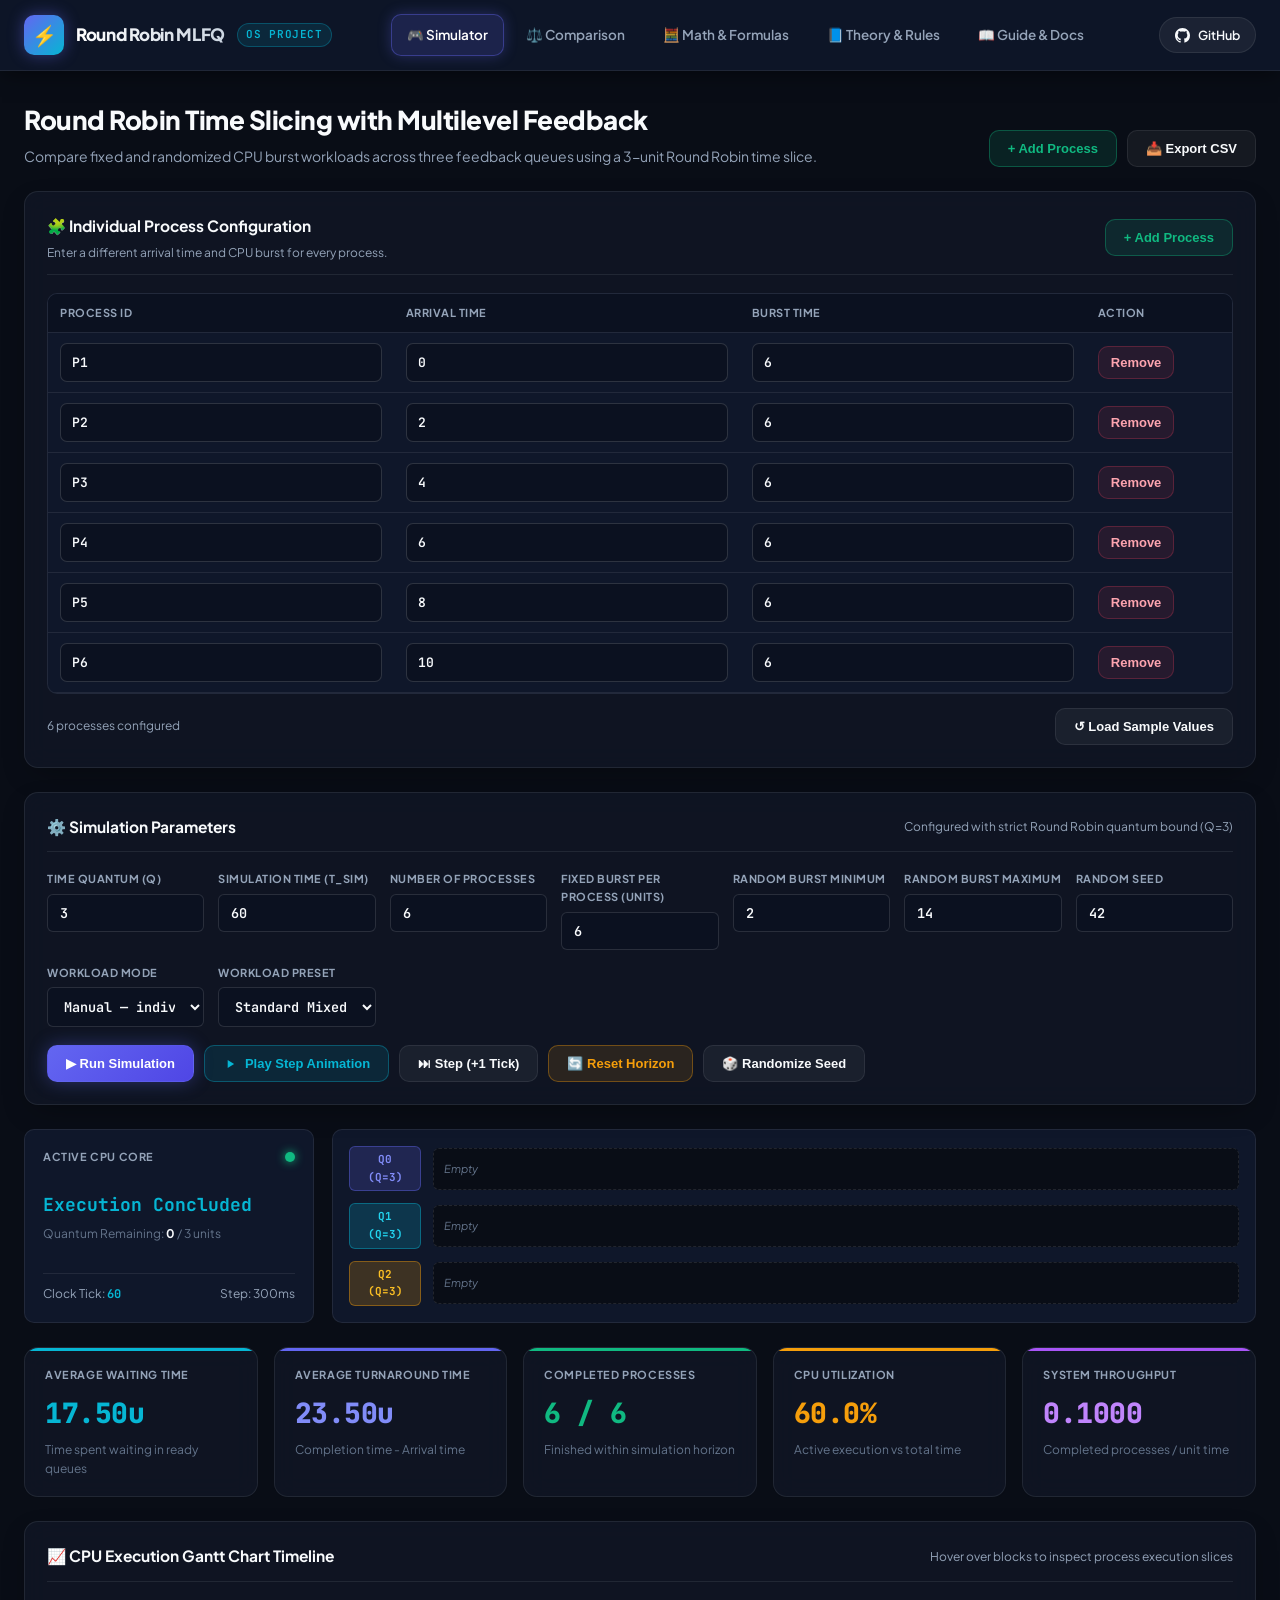
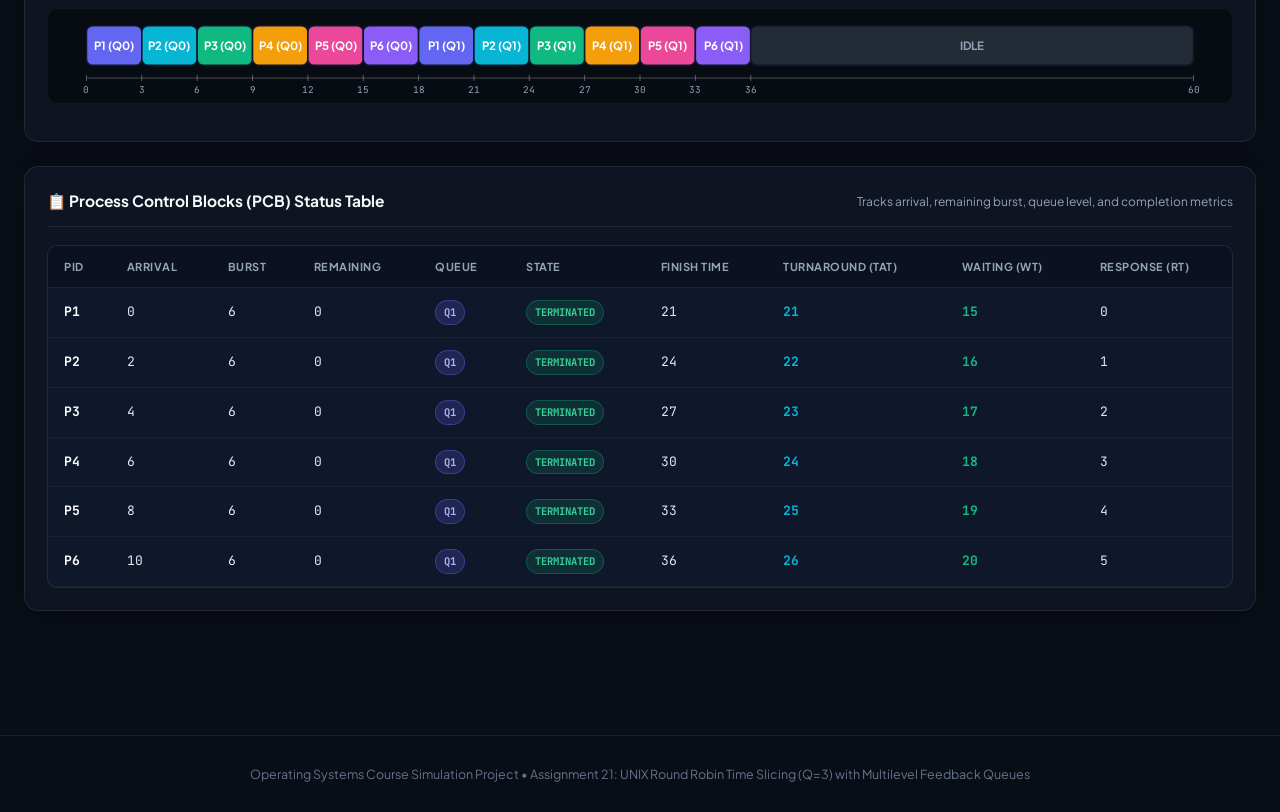
<file: index.html>
<!DOCTYPE html>
<html lang="en">
<head>
    <meta charset="UTF-8">
    <meta name="viewport" content="width=device-width, initial-scale=1.0">
    <title>Round Robin Time Slicing with Multilevel Feedback | Process Scheduler</title>
    <link rel="preconnect" href="https://fonts.googleapis.com">
    <link rel="preconnect" href="https://fonts.gstatic.com" crossorigin>
    <link href="https://fonts.googleapis.com/css2?family=Plus+Jakarta+Sans:wght@400;500;600;700;800&family=JetBrains+Mono:wght@400;600;700&display=swap" rel="stylesheet">
    <link rel="stylesheet" href="style.css">
</head>
<body>

<nav class="navbar">
    <div class="nav-container">
        <a href="index.html" class="nav-brand">
            <div class="brand-icon">⚡</div>
            <div>
                <div class="brand-title">Round Robin MLFQ</div>
            </div>
            <span class="brand-tag">OS PROJECT</span>
        </a>
        <ul class="nav-links">
            <li><a href="index.html" class="nav-link active">🎮 Simulator</a></li>
            <li><a href="comparison.html" class="nav-link">⚖️ Comparison</a></li>
            <li><a href="calculations.html" class="nav-link">🧮 Math & Formulas</a></li>
            <li><a href="theory.html" class="nav-link">📘 Theory & Rules</a></li>
            <li><a href="docs.html" class="nav-link">📖 Guide & Docs</a></li>
        </ul>
        <div class="nav-actions">
            <a href="https://github.com/VaruVeerapaneni/OS-MLFQ-Scheduler" target="_blank" class="nav-gh-btn">
                <svg width="15" height="15" fill="currentColor" viewBox="0 0 24 24"><path d="M12 0C5.37 0 0 5.37 0 12c0 5.31 3.435 9.795 8.205 11.385.6.105.825-.255.825-.57 0-.285-.015-1.23-.015-2.235-3.015.555-3.795-.735-4.035-1.41-.135-.345-.72-1.41-1.23-1.695-.42-.225-1.02-.78-.015-.795.945-.015 1.62.87 1.845 1.23 1.08 1.815 2.805 1.305 3.495.99.105-.78.42-1.305.765-1.605-2.67-.3-5.46-1.335-5.46-5.925 0-1.305.465-2.385 1.23-3.225-.12-.3-.54-1.53.12-3.18 0 0 1.005-.315 3.3 1.23.96-.27 1.98-.405 3-.405s2.04.135 3 .405c2.295-1.56 3.3-1.23 3.3-1.23.66 1.65.24 2.88.12 3.18.765.84 1.23 1.905 1.23 3.225 0 4.605-2.805 5.625-5.475 5.925.435.375.81 1.095.81 2.22 0 1.605-.015 2.895-.015 3.3 0 .315.225.69.825.57A12.02 12.02 0 0024 12c0-6.63-5.37-12-12-12z"/></svg>
                GitHub
            </a>
        </div>
    </div>
</nav>

<div class="main-wrapper">
    <div class="page-header">
        <div>
            <h1 class="page-title">Round Robin Time Slicing with Multilevel Feedback</h1>
            <p class="page-subtitle">Compare fixed and randomized CPU burst workloads across three feedback queues using a 3-unit Round Robin time slice.</p>
        </div>
        <div class="btn-group">
            <button class="btn btn-emerald" onclick="addProcessRow()">+ Add Process</button>
            <button class="btn btn-secondary" onclick="exportSimulatorCSV()">📥 Export CSV</button>
        </div>
    </div>


    <!-- Individual Process Input Table -->
    <div class="panel">
        <div class="panel-header">
            <div>
                <div class="panel-title">🧩 Individual Process Configuration</div>
                <p class="panel-hint">Enter a different arrival time and CPU burst for every process.</p>
            </div>
            <button class="btn btn-emerald" type="button" onclick="addProcessRow()">+ Add Process</button>
        </div>
        <div class="table-wrapper">
            <table class="process-input-table">
                <thead><tr><th>Process ID</th><th>Arrival Time</th><th>Burst Time</th><th>Action</th></tr></thead>
                <tbody id="processInputRows"></tbody>
            </table>
        </div>
        <div class="process-table-footer">
            <span id="processCountLabel">4 processes configured</span>
            <button class="btn btn-secondary" type="button" onclick="loadSampleProcesses()">↺ Load Sample Values</button>
        </div>
    </div>

    <!-- Parameter Controls Panel -->
    <div class="panel">
        <div class="panel-header">
            <div class="panel-title">⚙️ Simulation Parameters</div>
            <div style="font-size:12px; color:var(--text-muted);">Configured with strict Round Robin quantum bound (Q=3)</div>
        </div>

        <div class="params-grid">
            <div class="input-box">
                <label>Time Quantum (Q)</label>
                <input type="number" id="inpQuantum" value="3" min="3" max="3" readonly aria-label="Fixed time quantum of 3 units">
            </div>
            <div class="input-box">
                <label>Simulation Time (T_sim)</label>
                <input type="number" id="inpSimTime" value="60" min="10" max="300">
            </div>
            <div class="input-box">
                <label>Number of Processes</label>
                <input type="number" id="inpProcs" class="count-input" value="6" min="1" max="100" step="1" aria-label="Number of processes" onchange="setProcessCountFromInput()">
            </div>
            <div class="input-box">
                <label>Fixed Burst per Process (units)</label>
                <input type="number" id="inpFixedBurst" value="6" min="1" max="30">
            </div>
            <div class="input-box">
                <label>Random Burst Minimum</label>
                <input type="number" id="inpMinBurst" value="2" min="1" max="20">
            </div>
            <div class="input-box">
                <label>Random Burst Maximum</label>
                <input type="number" id="inpMaxBurst" value="14" min="2" max="40">
            </div>
            <div class="input-box">
                <label>Random Seed</label>
                <input type="number" id="inpSeed" value="42">
            </div>
            <div class="input-box">
                <label>Workload Mode</label>
                <select id="workloadMode" onchange="handleWorkloadModeChange()">
                    <option value="fixed">Fixed burst times</option>
                    <option value="random">Randomized burst times</option>
                    <option value="manual" selected>Manual — individual process values</option>
                </select>
            </div>
            <div class="input-box">
                <label>Workload Preset</label>
                <select id="presetSelect" onchange="applyPreset()">
                    <option value="standard">Standard Mixed (Default)</option>
                    <option value="interactive_short">Short Interactive Burst</option>
                    <option value="heavy_cpu">CPU-Heavy Long Batch</option>
                    <option value="preemption">Rapid Arrival Preemption</option>
                </select>
            </div>
        </div>

        <!-- Playback Controller Toolbar -->
        <div class="btn-group">
            <button class="btn btn-primary" id="btnRunSim" onclick="runSimulator()">▶ Run Simulation</button>
            <button class="btn btn-cyan" id="btnPlayPause" onclick="togglePlayAnimation()">
                <svg width="14" height="14" fill="currentColor" viewBox="0 0 24 24"><path d="M8 5v14l11-7z"/></svg> Play Step Animation
            </button>
            <button class="btn btn-secondary" id="btnStep" onclick="stepForwardOneTick()">⏭ Step (+1 Tick)</button>
            <button class="btn btn-amber" id="btnReset" onclick="resetSimulator()">🔄 Reset Horizon</button>
            <button class="btn btn-secondary" id="btnRandomize" onclick="randomizeSeed()">🎲 Randomize Seed</button>
        </div>
    </div>

    <!-- Live Execution Monitor & Animated Queues -->
    <div class="live-monitor-grid">
        <div class="cpu-box">
            <div style="display:flex; justify-content:space-between; align-items:center;">
                <span class="kpi-label">Active CPU Core</span>
                <div class="cpu-pulse-dot"></div>
            </div>
            <div>
                <div class="cpu-active-val" id="cpuActiveProc">IDLE</div>
                <div style="font-size:12px; color:var(--text-dim); margin-top:4px;">
                    Quantum Remaining: <strong id="quantumLeftDisplay" style="color:var(--text-main);">0</strong> / <span id="lblQuantumMax">3</span> units
                </div>
            </div>
            <div style="border-top:1px solid var(--border-glass); padding-top:10px; margin-top:10px; font-size:12px; color:var(--text-muted); display:flex; justify-content:space-between;">
                <span>Clock Tick: <strong id="clockDisplay" style="color:var(--cyan); font-family:var(--font-mono);">0</strong></span>
                <span id="lblSpeed">Step: 300ms</span>
            </div>
        </div>

        <div class="queues-container">
            <div class="queue-row">
                <span class="queue-badge q0-badge">Q0 (Q=3)</span>
                <div class="queue-track" id="slotQ0"><span class="queue-empty-msg">Empty</span></div>
            </div>
            <div class="queue-row">
                <span class="queue-badge q1-badge">Q1 (Q=3)</span>
                <div class="queue-track" id="slotQ1"><span class="queue-empty-msg">Empty</span></div>
            </div>
            <div class="queue-row">
                <span class="queue-badge q2-badge">Q2 (Q=3)</span>
                <div class="queue-track" id="slotQ2"><span class="queue-empty-msg">Empty</span></div>
            </div>
        </div>
    </div>

    <!-- KPI Metric Cards -->
    <div class="kpi-grid">
        <div class="kpi-card" style="--kpi-accent: var(--cyan);">
            <div class="kpi-label">Average Waiting Time</div>
            <div class="kpi-value" id="valAWT" style="color:var(--cyan);">0.00u</div>
            <div class="kpi-subtext">Time spent waiting in ready queues</div>
        </div>
        <div class="kpi-card" style="--kpi-accent: var(--primary);">
            <div class="kpi-label">Average Turnaround Time</div>
            <div class="kpi-value" id="valATT" style="color:#818cf8;">0.00u</div>
            <div class="kpi-subtext">Completion time - Arrival time</div>
        </div>
        <div class="kpi-card" style="--kpi-accent: var(--emerald);">
            <div class="kpi-label">Completed Processes</div>
            <div class="kpi-value" id="valDoneCount" style="color:var(--emerald);">0 / 0</div>
            <div class="kpi-subtext">Finished within simulation horizon</div>
        </div>
        <div class="kpi-card" style="--kpi-accent: var(--amber);">
            <div class="kpi-label">CPU Utilization</div>
            <div class="kpi-value" id="valCPU" style="color:var(--amber);">0.0%</div>
            <div class="kpi-subtext">Active execution vs total time</div>
        </div>
        <div class="kpi-card" style="--kpi-accent: var(--purple);">
            <div class="kpi-label">System Throughput</div>
            <div class="kpi-value" id="valThroughput" style="color:#c084fc;">0.0000</div>
            <div class="kpi-subtext">Completed processes / unit time</div>
        </div>
    </div>

    <!-- Gantt Chart -->
    <div class="panel">
        <div class="panel-header">
            <div class="panel-title">📈 CPU Execution Gantt Chart Timeline</div>
            <div style="font-size:12px; color:var(--text-muted);">Hover over blocks to inspect process execution slices</div>
        </div>
        <div class="gantt-svg-wrapper" id="ganttBox"></div>
    </div>

    <!-- Execution Table -->
    <div class="panel">
        <div class="panel-header">
            <div class="panel-title">📋 Process Control Blocks (PCB) Status Table</div>
            <div style="font-size:12px; color:var(--text-muted);">Tracks arrival, remaining burst, queue level, and completion metrics</div>
        </div>
        <div class="table-wrapper">
            <table id="tblProcs">
                <thead>
                    <tr>
                        <th>PID</th>
                        <th>Arrival</th>
                        <th>Burst</th>
                        <th>Remaining</th>
                        <th>Queue</th>
                        <th>State</th>
                        <th>Finish Time</th>
                        <th>Turnaround (TAT)</th>
                        <th>Waiting (WT)</th>
                        <th>Response (RT)</th>
                    </tr>
                </thead>
                <tbody></tbody>
            </table>
        </div>
    </div>
</div>

<!-- Modal: Add Custom PCB -->
<footer>
    <div class="main-wrapper" style="padding:0;">
        Operating Systems Course Simulation Project &bull; Assignment 21: UNIX Round Robin Time Slicing (Q=3) with Multilevel Feedback Queues
    </div>
</footer>

<script src="mlfq-engine.js"></script>
<script>
let animInterval = null;
let animCurrentTick = 0;
let isAnimating = false;
let currentResult = null;

function createProcessInput(pid, arrival, burst) {
    const tbody = document.getElementById("processInputRows");
    const row = document.createElement("tr");
    const values = [
        { value: pid, type: "text", label: "Process ID", className: "process-pid-input" },
        { value: arrival, type: "number", label: "Arrival time", min: "0" },
        { value: burst, type: "number", label: "Burst time", min: "1" }
    ];
    values.forEach((item, index) => {
        const cell = document.createElement("td");
        const input = document.createElement("input");
        input.type = item.type;
        input.value = item.value;
        input.setAttribute("aria-label", item.label);
        if (item.min !== undefined) input.min = item.min;
        if (item.className) input.className = item.className;
        input.dataset.field = ["pid", "arrival", "burst"][index];
        input.addEventListener("input", updateProcessCount);
        cell.appendChild(input);
        row.appendChild(cell);
    });
    const actionCell = document.createElement("td");
    const removeButton = document.createElement("button");
    removeButton.type = "button";
    removeButton.className = "btn btn-remove-process";
    removeButton.textContent = "Remove";
    removeButton.addEventListener("click", () => {
        if (tbody.rows.length <= 1) {
            alert("At least one process is required.");
            return;
        }
        row.remove();
        updateProcessCount();
    });
    actionCell.appendChild(removeButton);
    row.appendChild(actionCell);
    tbody.appendChild(row);
    updateProcessCount();
}

function addProcessRow() {
    const modeSelect = document.getElementById("workloadMode");
    if (modeSelect) modeSelect.value = "manual";

    const used = new Set([...document.querySelectorAll('#processInputRows [data-field="pid"]')]
        .map(input => input.value.trim().toLowerCase()));
    let next = 1;
    while (used.has(("P" + next).toLowerCase())) next++;
    createProcessInput("P" + next, 0, 5);

    const inputPanel = document.getElementById("processInputRows")?.closest(".panel");
    if (inputPanel) inputPanel.style.display = "";
    const firstInput = document.querySelector('#processInputRows tr:last-child [data-field="pid"]');
    if (firstInput) firstInput.focus();
}

function loadSampleProcesses() {
    const tbody = document.getElementById("processInputRows");
    tbody.innerHTML = "";
    [
        ["P1", 0, 6], ["P2", 2, 6], ["P3", 4, 6],
        ["P4", 6, 6], ["P5", 8, 6], ["P6", 10, 6]
    ].forEach(p => createProcessInput(p[0], p[1], p[2]));
}

function updateProcessCount() {
    const count = document.querySelectorAll("#processInputRows tr").length;
    const label = document.getElementById("processCountLabel");
    const countInput = document.getElementById("inpProcs");
    if (label) label.textContent = count + (count === 1 ? " process configured" : " processes configured");
    if (countInput && document.getElementById("workloadMode").value === "manual") countInput.value = count;
}

function syncManualRows(targetCount) {
    const tbody = document.getElementById("processInputRows");
    let count = tbody.rows.length;
    while (count < targetCount) {
        const used = new Set([...tbody.querySelectorAll('[data-field="pid"]')].map(el => el.value.toLowerCase()));
        let nextId = 1;
        while (used.has(("P" + nextId).toLowerCase())) nextId++;
        createProcessInput("P" + nextId, 0, 5);
        count++;
    }
    while (count > targetCount && count > 1) {
        tbody.deleteRow(-1);
        count--;
    }
    updateProcessCount();
}

function setProcessCountFromInput() {
    const input = document.getElementById("inpProcs");
    const value = Math.max(1, Math.min(100, Math.floor(Number(input.value) || 1)));
    input.value = value;
    if (document.getElementById("workloadMode").value === "manual") syncManualRows(value);
    else runSimulator();
}

function handleWorkloadModeChange() {
    const manual = document.getElementById("workloadMode").value === "manual";
    document.getElementById("processInputRows").closest(".panel").style.display = manual ? "" : "none";
    runSimulator();
}

function readManualWorkload() {
    const rows = [...document.querySelectorAll("#processInputRows tr")];
    if (!rows.length) throw new Error("Add at least one process before running the simulation.");
    const workload = rows.map((row, index) => {
        const get = field => row.querySelector('[data-field="' + field + '"]').value.trim();
        const pid = get("pid");
        const arrivalText = get("arrival");
        const burstText = get("burst");
        if (!/^[A-Za-z][A-Za-z0-9_-]{0,11}$/.test(pid)) throw new Error("Use a unique Process ID starting with a letter (up to 12 letters, numbers, _ or -).");
        if (arrivalText === "" || burstText === "") throw new Error("Enter both arrival time and burst time for " + pid + ".");
        const arrival = Number(arrivalText);
        const burst = Number(burstText);
        if (!Number.isInteger(arrival) || arrival < 0) throw new Error("Arrival time must be a non-negative whole number for " + pid + ".");
        if (!Number.isInteger(burst) || burst < 1) throw new Error("Burst time must be a positive whole number for " + pid + ".");
        return { pid, arrival, burst };
    });
    const ids = workload.map(p => p.pid.toLowerCase());
    if (new Set(ids).size !== ids.length) throw new Error("Every process must have a unique Process ID.");
    return workload;
}

function runSimulator() {
    stopAnimation();
    const q = 3;
    const simTime = Number(document.getElementById("inpSimTime")?.value);
    if (!Number.isInteger(simTime) || simTime < 1) {
        alert("Simulation time must be a positive whole number.");
        return;
    }
    const n = Math.max(1, Math.min(100, Number(document.getElementById("inpProcs")?.value) || 6));
    const minBurst = parseInt(document.getElementById("inpMinBurst")?.value) || 2;
    const maxBurst = parseInt(document.getElementById("inpMaxBurst")?.value) || 14;
    const fixedBurst = parseInt(document.getElementById("inpFixedBurst")?.value) || 6;
    const seed = parseInt(document.getElementById("inpSeed")?.value) || 42;
    const mode = document.getElementById("workloadMode")?.value || "manual";

    if (minBurst > maxBurst) {
        alert("Minimum variable burst must not be greater than maximum variable burst.");
        return;
    }
    document.getElementById("lblQuantumMax").innerText = q;

    let workload = [];
    if (mode === "manual") {
        try {
            workload = readManualWorkload();
        } catch (error) {
            alert(error.message);
            return;
        }
    } else {
        const prng = new PRNG(seed);
        const arrivals = Array.from({ length: n }, () => prng.nextInt(0, 20));
        arrivals.sort((a, b) => a - b);
        for (let i = 0; i < n; i++) {
            workload.push({
                pid: "P" + (i + 1),
                arrival: arrivals[i],
                burst: mode === "fixed" ? fixedBurst : prng.nextInt(minBurst, maxBurst)
            });
        }
    }

    currentResult = simulateMLFQ(workload, q, simTime, 3);
    document.getElementById("valAWT").innerText = currentResult.awt + "u";
    document.getElementById("valATT").innerText = currentResult.att + "u";
    document.getElementById("valDoneCount").innerText = currentResult.doneCount + " / " + currentResult.total;
    document.getElementById("valCPU").innerText = currentResult.cpu + "%";
    document.getElementById("valThroughput").innerText = currentResult.tp;
    document.getElementById("ganttBox").innerHTML = renderGanttSVG(currentResult.gantt, simTime);
    renderTable("tblProcs", currentResult.procs);
    renderLiveQueues(currentResult.procs);
    document.getElementById("clockDisplay").innerText = simTime;
    document.getElementById("cpuActiveProc").innerText = "Execution Concluded";
    document.getElementById("quantumLeftDisplay").innerText = "0";
}

function renderTable(tableId, procs) {
    const tbody = document.querySelector(`#${tableId} tbody`);
    if (!tbody) return;
    tbody.innerHTML = "";
    procs.forEach(p => {
        const isDone = p.remaining === 0;
        const badgeCls = isDone ? "status-term" : "status-ready";
        const row = `<tr>
            <td style="font-weight:700; color:#ffffff;">${p.pid}</td>
            <td>${p.arrival}</td>
            <td>${p.burst}</td>
            <td>${p.remaining}</td>
            <td><span class="status-badge status-run">Q${p.queue}</span></td>
            <td><span class="status-badge ${badgeCls}">${isDone ? 'TERMINATED' : 'READY'}</span></td>
            <td>${p.completionTime !== null ? p.completionTime : '-'}</td>
            <td style="color:var(--cyan); font-weight:700;">${p.tat !== null ? p.tat : '-'}</td>
            <td style="color:var(--emerald); font-weight:700;">${p.wt}</td>
            <td>${p.rt !== null ? p.rt : '-'}</td>
        </tr>`;
        tbody.innerHTML += row;
    });
}

function renderLiveQueues(procs) {
    const q0 = document.getElementById("slotQ0");
    const q1 = document.getElementById("slotQ1");
    const q2 = document.getElementById("slotQ2");
    if (!q0 || !q1 || !q2) return;

    q0.innerHTML = ""; q1.innerHTML = ""; q2.innerHTML = "";
    const activeQ0 = procs.filter(p => p.remaining > 0 && p.queue === 0);
    const activeQ1 = procs.filter(p => p.remaining > 0 && p.queue === 1);
    const activeQ2 = procs.filter(p => p.remaining > 0 && p.queue === 2);

    if (activeQ0.length === 0) q0.innerHTML = '<span class="queue-empty-msg">Empty</span>';
    else activeQ0.forEach(p => q0.innerHTML += `<div class="pcb-chip">${p.pid} <span class="pcb-chip-rem">${p.remaining}u</span></div>`);

    if (activeQ1.length === 0) q1.innerHTML = '<span class="queue-empty-msg">Empty</span>';
    else activeQ1.forEach(p => q1.innerHTML += `<div class="pcb-chip">${p.pid} <span class="pcb-chip-rem">${p.remaining}u</span></div>`);

    if (activeQ2.length === 0) q2.innerHTML = '<span class="queue-empty-msg">Empty</span>';
    else activeQ2.forEach(p => q2.innerHTML += `<div class="pcb-chip">${p.pid} <span class="pcb-chip-rem">${p.remaining}u</span></div>`);
}

function togglePlayAnimation() {
    if (isAnimating) stopAnimation();
    else startAnimation();
}

function startAnimation() {
    runSimulator();
    if (!currentResult || !currentResult.ticksHistory.length) return;
    isAnimating = true;
    const btn = document.getElementById("btnPlayPause");
    if (btn) btn.innerHTML = `<svg width="14" height="14" fill="currentColor" viewBox="0 0 24 24"><path d="M6 19h4V5H6v14zm8-14v14h4V5h-4z"/></svg> Pause`;
    animCurrentTick = 0;

    animInterval = setInterval(() => {
        if (animCurrentTick >= currentResult.ticksHistory.length) {
            stopAnimation();
            return;
        }
        applyTick(animCurrentTick);
        animCurrentTick++;
    }, 300);
}

function stopAnimation() {
    isAnimating = false;
    if (animInterval) clearInterval(animInterval);
    const btn = document.getElementById("btnPlayPause");
    if (btn) btn.innerHTML = `<svg width="14" height="14" fill="currentColor" viewBox="0 0 24 24"><path d="M8 5v14l11-7z"/></svg> Play Step Animation`;
}

function stepForwardOneTick() {
    if (!currentResult) runSimulator();
    if (currentResult && animCurrentTick < currentResult.ticksHistory.length) {
        applyTick(animCurrentTick);
        animCurrentTick++;
    }
}

function applyTick(tickIdx) {
    const snap = currentResult.ticksHistory[tickIdx];
    document.getElementById("clockDisplay").innerText = snap.t;
    document.getElementById("cpuActiveProc").innerText = snap.runningPid;
    document.getElementById("quantumLeftDisplay").innerText = snap.sliceLeft;

    const q0 = document.getElementById("slotQ0");
    const q1 = document.getElementById("slotQ1");
    const q2 = document.getElementById("slotQ2");

    if (q0) q0.innerHTML = snap.q0.length ? snap.q0.map(s => `<div class="pcb-chip">${s}</div>`).join('') : '<span class="queue-empty-msg">Empty</span>';
    if (q1) q1.innerHTML = snap.q1.length ? snap.q1.map(s => `<div class="pcb-chip">${s}</div>`).join('') : '<span class="queue-empty-msg">Empty</span>';
    if (q2) q2.innerHTML = snap.q2.length ? snap.q2.map(s => `<div class="pcb-chip">${s}</div>`).join('') : '<span class="queue-empty-msg">Empty</span>';
}

function resetSimulator() {
    stopAnimation();
    runSimulator();
}

function randomizeSeed() {
    document.getElementById("inpSeed").value = Math.floor(Math.random() * 9999) + 1;
    runSimulator();
}

function applyPreset() {
    const val = document.getElementById("presetSelect")?.value;
    const setV = (id, v) => { const el = document.getElementById(id); if (el) el.value = v; };
    if (val === "standard") {
        setV("inpQuantum", 3); setV("inpSimTime", 60); setV("inpProcs", 6); setV("inpMinBurst", 2); setV("inpMaxBurst", 14);
    } else if (val === "interactive_short") {
        setV("inpQuantum", 3); setV("inpSimTime", 50); setV("inpProcs", 6); setV("inpMinBurst", 1); setV("inpMaxBurst", 4);
    } else if (val === "heavy_cpu") {
        setV("inpQuantum", 3); setV("inpSimTime", 80); setV("inpProcs", 6); setV("inpMinBurst", 10); setV("inpMaxBurst", 25);
    } else if (val === "preemption") {
        setV("inpQuantum", 3); setV("inpSimTime", 45); setV("inpProcs", 5); setV("inpMinBurst", 2); setV("inpMaxBurst", 12);
    }
    runSimulator();
}

function exportSimulatorCSV() {
    if (currentResult && currentResult.procs) exportProcsCSV(currentResult.procs, "mlfq_simulation_metrics.csv");
}

window.addEventListener("DOMContentLoaded", () => {
    loadSampleProcesses();
    document.getElementById("workloadMode").value = "manual";
    document.getElementById("processInputRows").closest(".panel").style.display = "";
    runSimulator();
});
</script>
</body>
</html>
</file>
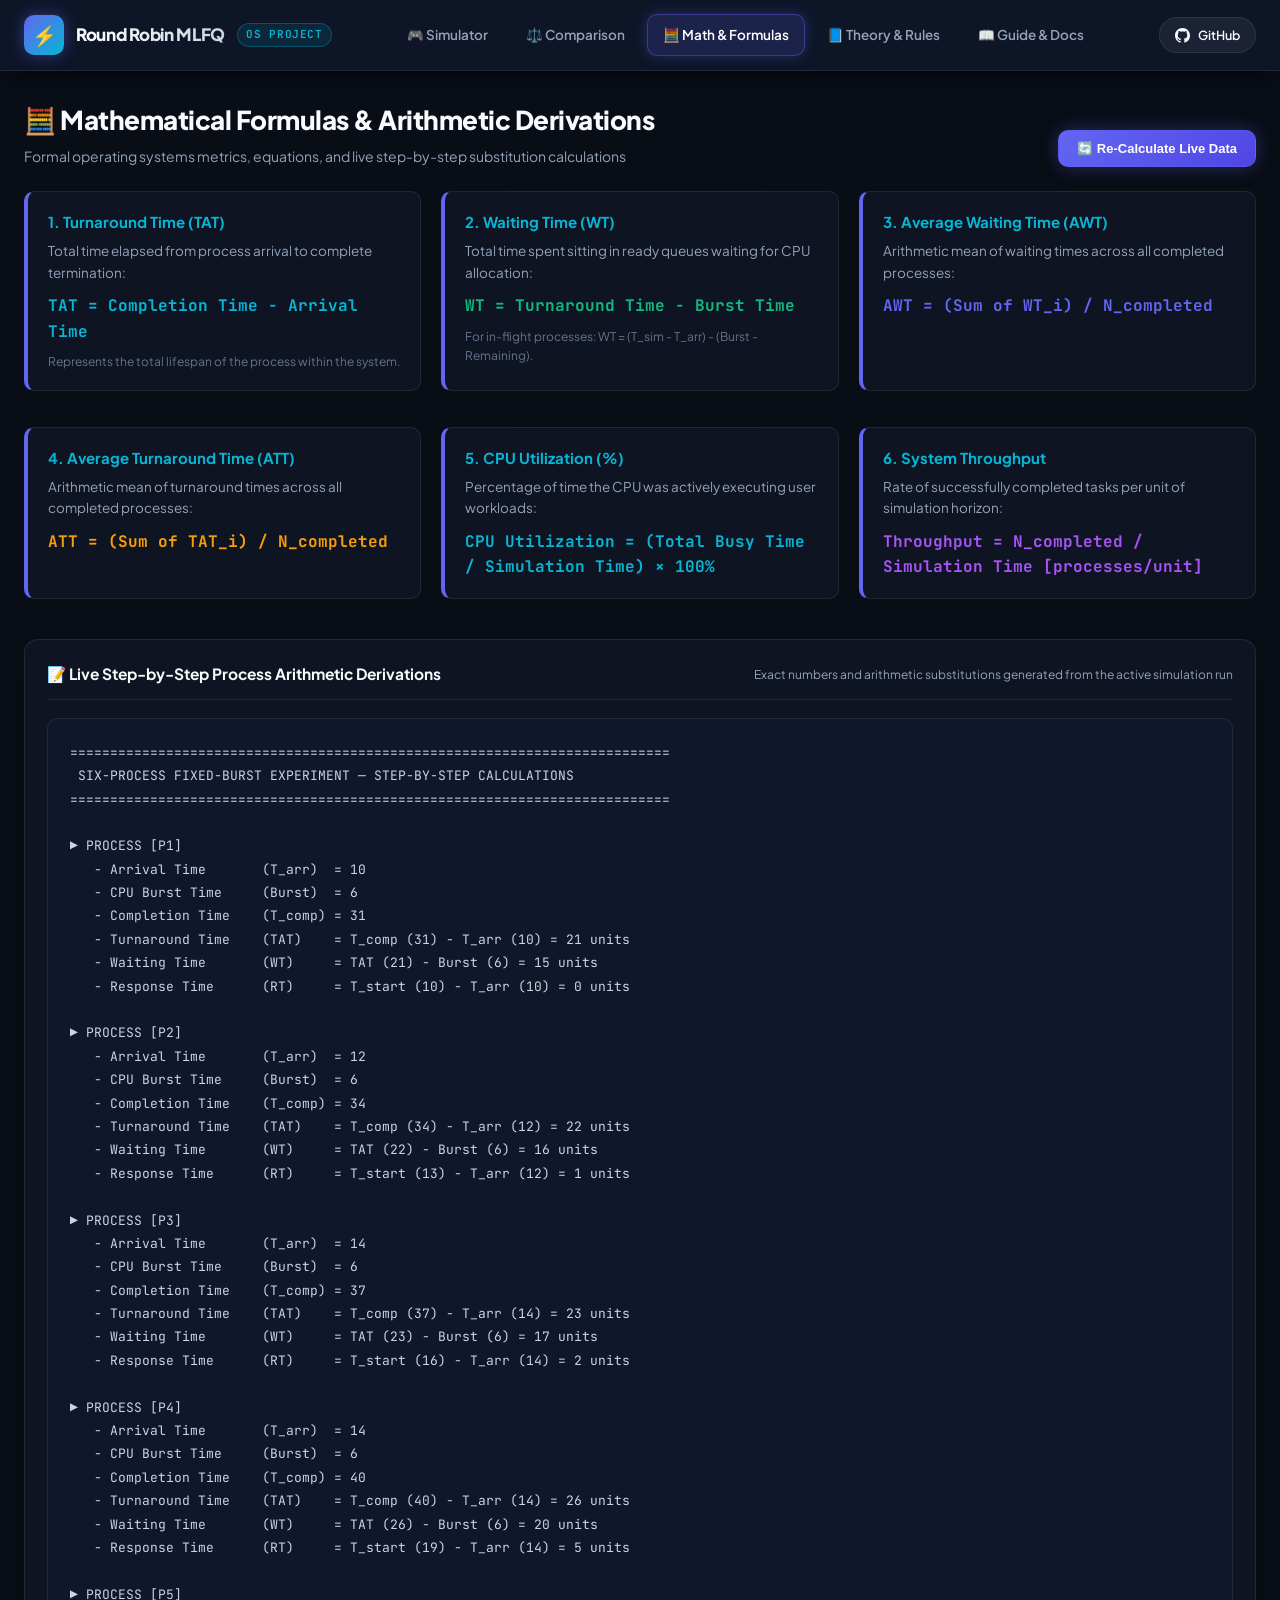
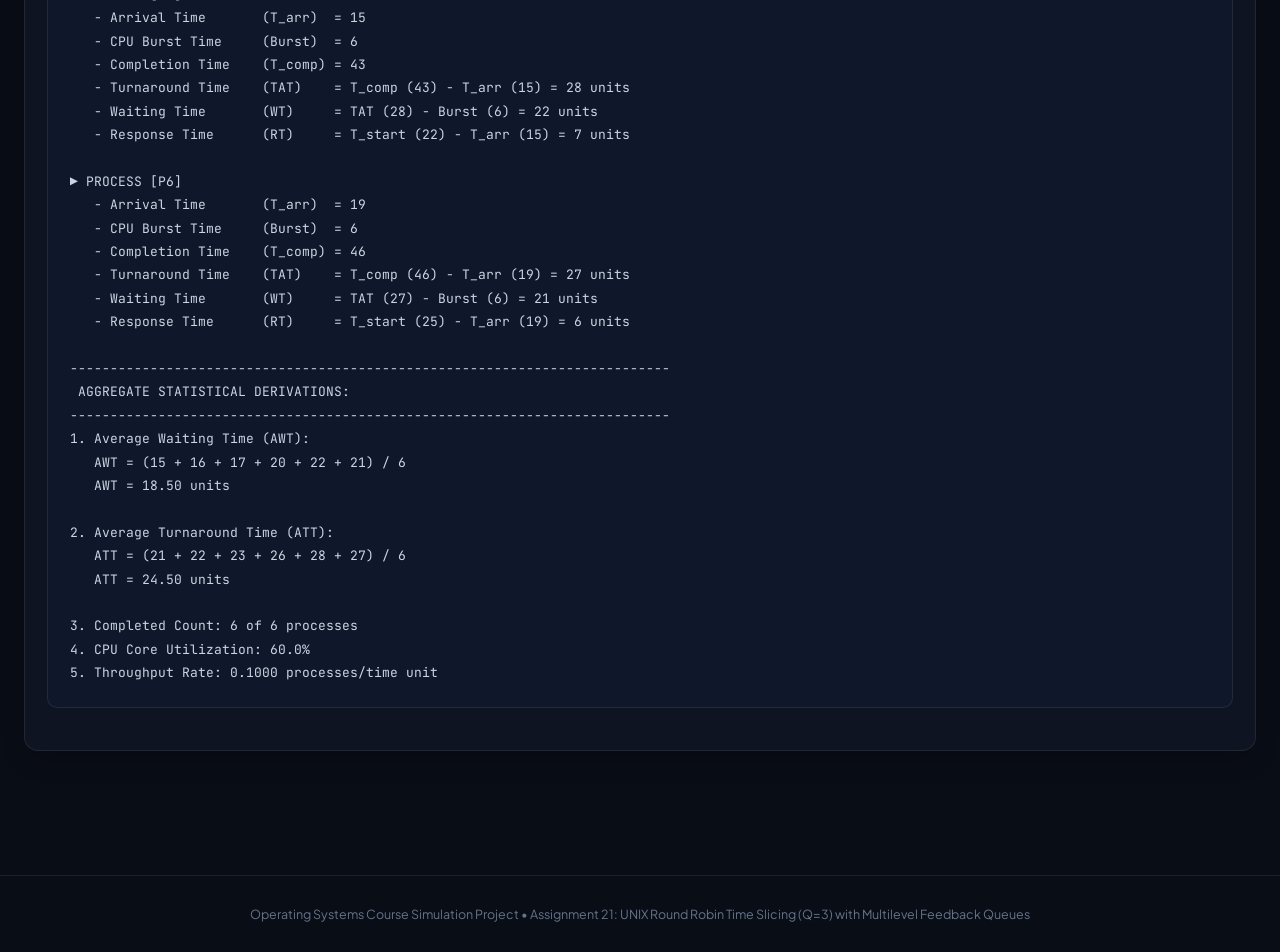
<file: calculations.html>
<!DOCTYPE html>
<html lang="en">
<head>
    <meta charset="UTF-8">
    <meta name="viewport" content="width=device-width, initial-scale=1.0">
    <title>Scheduling Calculations | Round Robin MLFQ</title>
    <link rel="preconnect" href="https://fonts.googleapis.com">
    <link rel="preconnect" href="https://fonts.gstatic.com" crossorigin>
    <link href="https://fonts.googleapis.com/css2?family=Plus+Jakarta+Sans:wght@400;500;600;700;800&family=JetBrains+Mono:wght@400;600;700&display=swap" rel="stylesheet">
    <link rel="stylesheet" href="style.css">
</head>
<body>

<nav class="navbar">
    <div class="nav-container">
        <a href="index.html" class="nav-brand">
            <div class="brand-icon">⚡</div>
            <div>
                <div class="brand-title">Round Robin MLFQ</div>
            </div>
            <span class="brand-tag">OS PROJECT</span>
        </a>
        <ul class="nav-links">
            <li><a href="index.html" class="nav-link">🎮 Simulator</a></li>
            <li><a href="comparison.html" class="nav-link">⚖️ Comparison</a></li>
            <li><a href="calculations.html" class="nav-link active">🧮 Math & Formulas</a></li>
            <li><a href="theory.html" class="nav-link">📘 Theory & Rules</a></li>
            <li><a href="docs.html" class="nav-link">📖 Guide & Docs</a></li>
        </ul>
        <div class="nav-actions">
            <a href="https://github.com/VaruVeerapaneni/OS-MLFQ-Scheduler" target="_blank" class="nav-gh-btn">
                <svg width="15" height="15" fill="currentColor" viewBox="0 0 24 24"><path d="M12 0C5.37 0 0 5.37 0 12c0 5.31 3.435 9.795 8.205 11.385.6.105.825-.255.825-.57 0-.285-.015-1.23-.015-2.235-3.015.555-3.795-.735-4.035-1.41-.135-.345-.72-1.41-1.23-1.695-.42-.225-1.02-.78-.015-.795.945-.015 1.62.87 1.845 1.23 1.08 1.815 2.805 1.305 3.495.99.105-.78.42-1.305.765-1.605-2.67-.3-5.46-1.335-5.46-5.925 0-1.305.465-2.385 1.23-3.225-.12-.3-.54-1.53.12-3.18 0 0 1.005-.315 3.3 1.23.96-.27 1.98-.405 3-.405s2.04.135 3 .405c2.295-1.56 3.3-1.23 3.3-1.23.66 1.65.24 2.88.12 3.18.765.84 1.23 1.905 1.23 3.225 0 4.605-2.805 5.625-5.475 5.925.435.375.81 1.095.81 2.22 0 1.605-.015 2.895-.015 3.3 0 .315.225.69.825.57A12.02 12.02 0 0024 12c0-6.63-5.37-12-12-12z"/></svg>
                GitHub
            </a>
        </div>
    </div>
</nav>

<div class="main-wrapper">
    <div class="page-header">
        <div>
            <h1 class="page-title">🧮 Mathematical Formulas & Arithmetic Derivations</h1>
            <p class="page-subtitle">Formal operating systems metrics, equations, and live step-by-step substitution calculations</p>
        </div>
        <div class="btn-group">
            <button class="btn btn-primary" onclick="recalcMath()">🔄 Re-Calculate Live Data</button>
        </div>
    </div>

    <!-- Formal Mathematical Definitions Grid -->
    <div style="display:grid; grid-template-columns:repeat(auto-fit, minmax(380px, 1fr)); gap:20px; margin-bottom:24px;">
        <div class="rule-card">
            <h3>1. Turnaround Time (TAT)</h3>
            <p>Total time elapsed from process arrival to complete termination:</p>
            <div style="margin-top:10px; font-family:var(--font-mono); color:var(--cyan); font-weight:700;">
                TAT = Completion Time - Arrival Time
            </div>
            <p style="margin-top:8px; font-size:12px; color:var(--text-dim);">Represents the total lifespan of the process within the system.</p>
        </div>

        <div class="rule-card">
            <h3>2. Waiting Time (WT)</h3>
            <p>Total time spent sitting in ready queues waiting for CPU allocation:</p>
            <div style="margin-top:10px; font-family:var(--font-mono); color:var(--emerald); font-weight:700;">
                WT = Turnaround Time - Burst Time
            </div>
            <p style="margin-top:8px; font-size:12px; color:var(--text-dim);">For in-flight processes: WT = (T_sim - T_arr) - (Burst - Remaining).</p>
        </div>

        <div class="rule-card">
            <h3>3. Average Waiting Time (AWT)</h3>
            <p>Arithmetic mean of waiting times across all completed processes:</p>
            <div style="margin-top:10px; font-family:var(--font-mono); color:var(--primary); font-weight:700;">
                AWT = (Sum of WT_i) / N_completed
            </div>
        </div>

        <div class="rule-card">
            <h3>4. Average Turnaround Time (ATT)</h3>
            <p>Arithmetic mean of turnaround times across all completed processes:</p>
            <div style="margin-top:10px; font-family:var(--font-mono); color:var(--amber); font-weight:700;">
                ATT = (Sum of TAT_i) / N_completed
            </div>
        </div>

        <div class="rule-card">
            <h3>5. CPU Utilization (%)</h3>
            <p>Percentage of time the CPU was actively executing user workloads:</p>
            <div style="margin-top:10px; font-family:var(--font-mono); color:var(--cyan); font-weight:700;">
                CPU Utilization = (Total Busy Time / Simulation Time) &times; 100%
            </div>
        </div>

        <div class="rule-card">
            <h3>6. System Throughput</h3>
            <p>Rate of successfully completed tasks per unit of simulation horizon:</p>
            <div style="margin-top:10px; font-family:var(--font-mono); color:var(--purple); font-weight:700;">
                Throughput = N_completed / Simulation Time  [processes/unit]
            </div>
        </div>
    </div>

    <!-- Live Step-by-Step Derivation Box -->
    <div class="panel">
        <div class="panel-header">
            <div class="panel-title">📝 Live Step-by-Step Process Arithmetic Derivations</div>
            <div style="font-size:12px; color:var(--text-muted);">Exact numbers and arithmetic substitutions generated from the active simulation run</div>
        </div>
        <div class="math-card" id="mathInspectorBox">Computing arithmetic derivations...</div>
    </div>
</div>

<footer>
    <div class="main-wrapper" style="padding:0;">
        Operating Systems Course Simulation Project &bull; Assignment 21: UNIX Round Robin Time Slicing (Q=3) with Multilevel Feedback Queues
    </div>
</footer>

<script src="mlfq-engine.js"></script>
<script>
function recalcMath() {
    const seedGenerator = new PRNG(42);
    const arrivals = Array.from({ length: 6 }, () => seedGenerator.nextInt(0, 20)).sort((a, b) => a - b);
    const workload = arrivals.map((arrival, index) => ({
        pid: `P${index + 1}`,
        arrival,
        burst: 6
    }));

    const res = simulateMLFQ(workload, 3, 60, 3);
    const box = document.getElementById("mathInspectorBox");
    if (!box) return;

    const lines = [
        "===========================================================================",
        " SIX-PROCESS FIXED-BURST EXPERIMENT — STEP-BY-STEP CALCULATIONS",
        "===========================================================================",
        ""
    ];

    if (res.completed.length === 0) {
        lines.push("No processes completed execution within the current simulation horizon.");
    } else {
        res.completed.forEach((p, idx) => {
            lines.push(`▶ PROCESS [${p.pid}]`);
            lines.push(`   - Arrival Time       (T_arr)  = ${p.arrival}`);
            lines.push(`   - CPU Burst Time     (Burst)  = ${p.burst}`);
            lines.push(`   - Completion Time    (T_comp) = ${p.completionTime}`);
            lines.push(`   - Turnaround Time    (TAT)    = T_comp (${p.completionTime}) - T_arr (${p.arrival}) = ${p.tat} units`);
            lines.push(`   - Waiting Time       (WT)     = TAT (${p.tat}) - Burst (${p.burst}) = ${p.wt} units`);
            if (p.rt !== null) lines.push(`   - Response Time      (RT)     = T_start (${p.startTime}) - T_arr (${p.arrival}) = ${p.rt} units`);
            lines.push("");
        });

        lines.push("---------------------------------------------------------------------------");
        lines.push(" AGGREGATE STATISTICAL DERIVATIONS:");
        lines.push("---------------------------------------------------------------------------");
        const wtSum = res.completed.map(p => p.wt).join(" + ");
        lines.push(`1. Average Waiting Time (AWT):`);
        lines.push(`   AWT = (${wtSum}) / ${res.completed.length}`);
        lines.push(`   AWT = ${res.awt} units`);
        lines.push("");

        const tatSum = res.completed.map(p => p.tat).join(" + ");
        lines.push(`2. Average Turnaround Time (ATT):`);
        lines.push(`   ATT = (${tatSum}) / ${res.completed.length}`);
        lines.push(`   ATT = ${res.att} units`);
        lines.push("");

        lines.push(`3. Completed Count: ${res.doneCount} of ${res.total} processes`);
        lines.push(`4. CPU Core Utilization: ${res.cpu}%`);
        lines.push(`5. Throughput Rate: ${res.tp} processes/time unit`);
    }

    box.innerText = lines.join("\n");
}

window.addEventListener("DOMContentLoaded", () => {
    recalcMath();
});
</script>
</body>
</html>
</file>
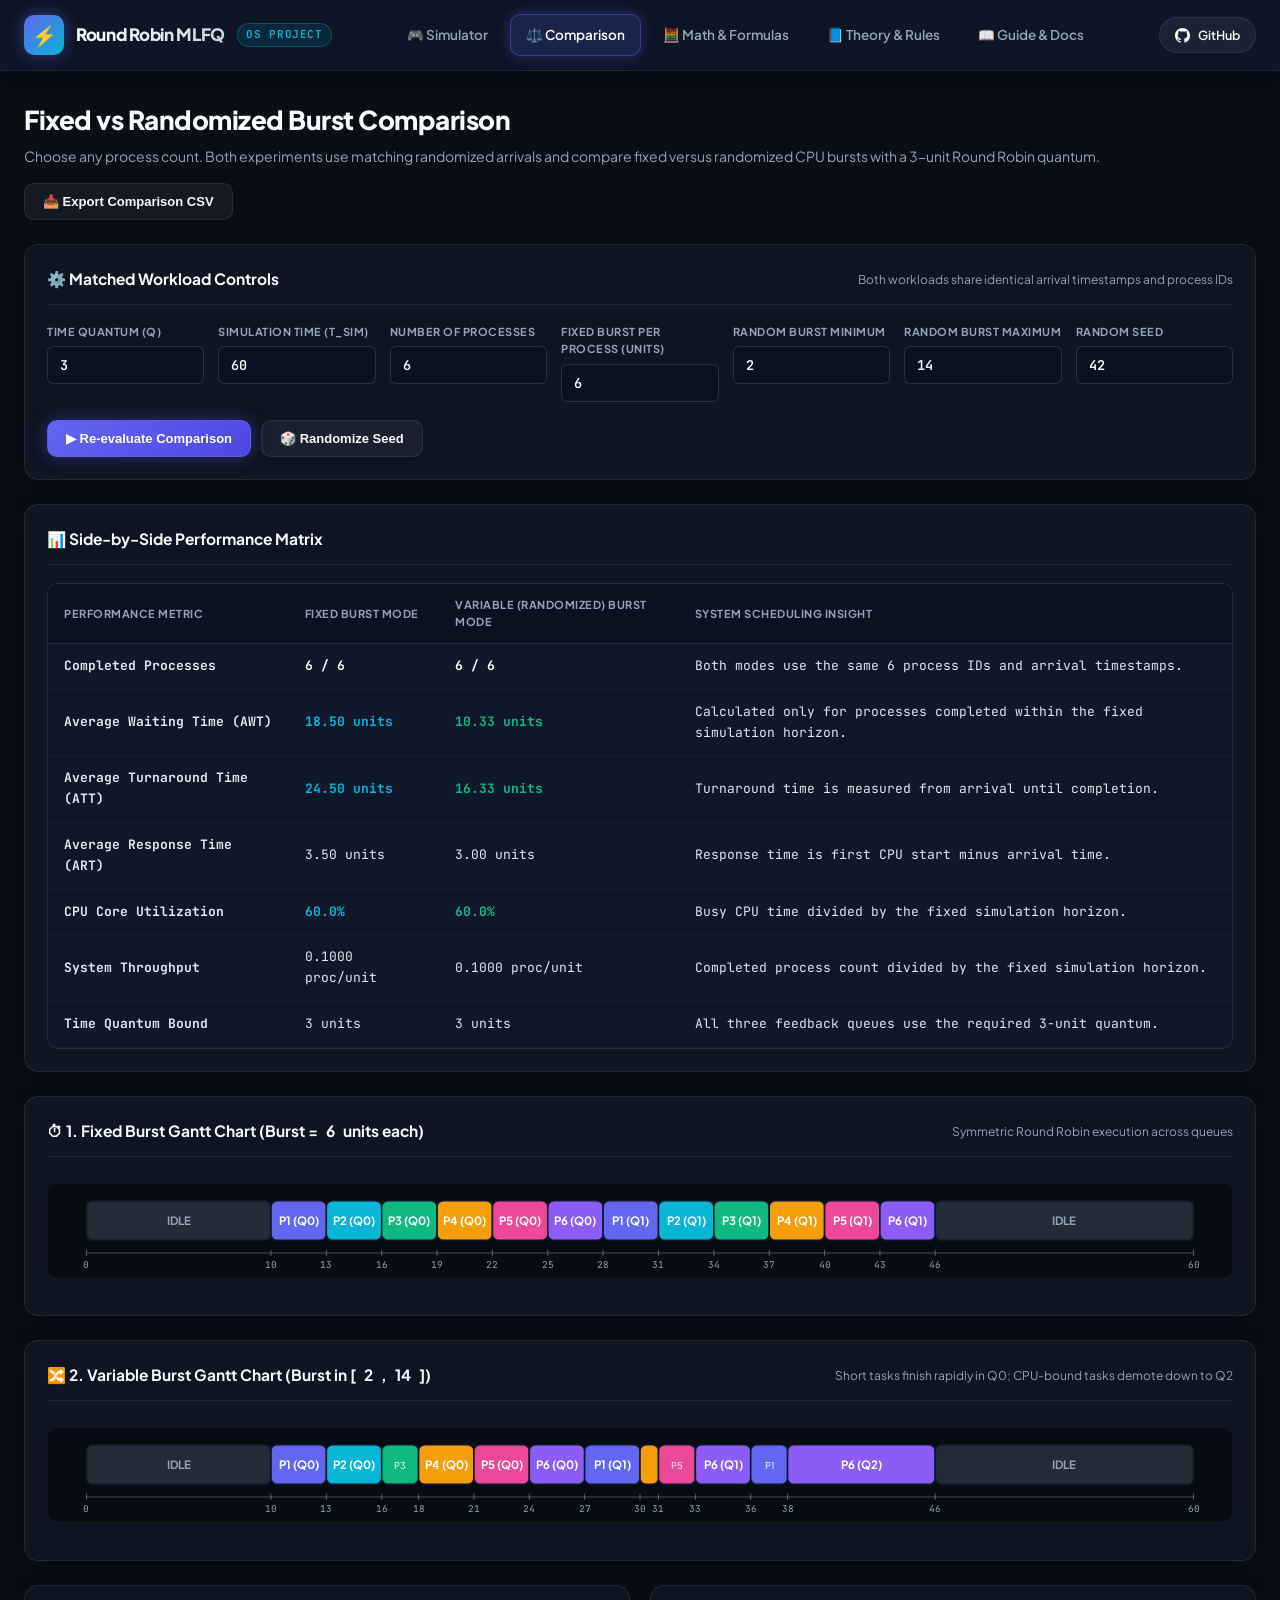
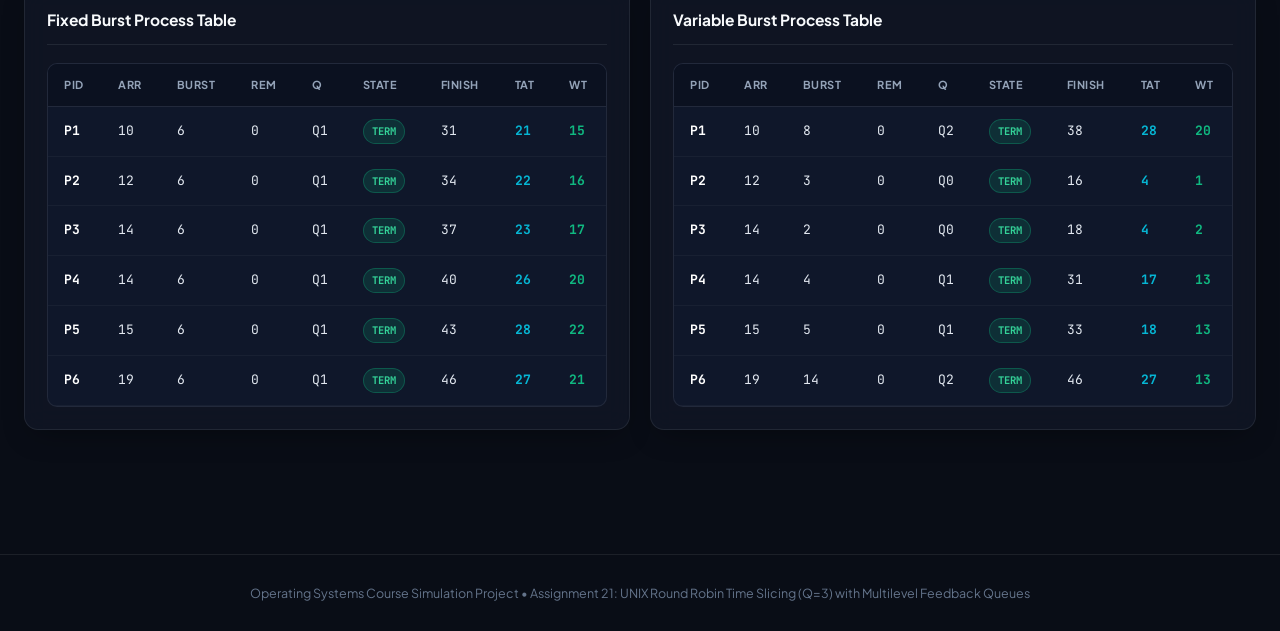
<file: comparison.html>
<!DOCTYPE html>
<html lang="en">
<head>
    <meta charset="UTF-8">
    <meta name="viewport" content="width=device-width, initial-scale=1.0">
    <title>Fixed vs Randomized Burst Comparison | Round Robin MLFQ</title>
    <link rel="preconnect" href="https://fonts.googleapis.com">
    <link rel="preconnect" href="https://fonts.gstatic.com" crossorigin>
    <link href="https://fonts.googleapis.com/css2?family=Plus+Jakarta+Sans:wght@400;500;600;700;800&family=JetBrains+Mono:wght@400;600;700&display=swap" rel="stylesheet">
    <link rel="stylesheet" href="style.css">
</head>
<body>

<nav class="navbar">
    <div class="nav-container">
        <a href="index.html" class="nav-brand">
            <div class="brand-icon">⚡</div>
            <div>
                <div class="brand-title">Round Robin MLFQ</div>
            </div>
            <span class="brand-tag">OS PROJECT</span>
        </a>
        <ul class="nav-links">
            <li><a href="index.html" class="nav-link">🎮 Simulator</a></li>
            <li><a href="comparison.html" class="nav-link active">⚖️ Comparison</a></li>
            <li><a href="calculations.html" class="nav-link">🧮 Math & Formulas</a></li>
            <li><a href="theory.html" class="nav-link">📘 Theory & Rules</a></li>
            <li><a href="docs.html" class="nav-link">📖 Guide & Docs</a></li>
        </ul>
        <div class="nav-actions">
            <a href="https://github.com/VaruVeerapaneni/OS-MLFQ-Scheduler" target="_blank" class="nav-gh-btn">
                <svg width="15" height="15" fill="currentColor" viewBox="0 0 24 24"><path d="M12 0C5.37 0 0 5.37 0 12c0 5.31 3.435 9.795 8.205 11.385.6.105.825-.255.825-.57 0-.285-.015-1.23-.015-2.235-3.015.555-3.795-.735-4.035-1.41-.135-.345-.72-1.41-1.23-1.695-.42-.225-1.02-.78-.015-.795.945-.015 1.62.87 1.845 1.23 1.08 1.815 2.805 1.305 3.495.99.105-.78.42-1.305.765-1.605-2.67-.3-5.46-1.335-5.46-5.925 0-1.305.465-2.385 1.23-3.225-.12-.3-.54-1.53.12-3.18 0 0 1.005-.315 3.3 1.23.96-.27 1.98-.405 3-.405s2.04.135 3 .405c2.295-1.56 3.3-1.23 3.3-1.23.66 1.65.24 2.88.12 3.18.765.84 1.23 1.905 1.23 3.225 0 4.605-2.805 5.625-5.475 5.925.435.375.81 1.095.81 2.22 0 1.605-.015 2.895-.015 3.3 0 .315.225.69.825.57A12.02 12.02 0 0024 12c0-6.63-5.37-12-12-12z"/></svg>
                GitHub
            </a>
        </div>
    </div>
</nav>

<div class="main-wrapper">
    <div class="page-header">
        <div>
            <h1 class="page-title">Fixed vs Randomized Burst Comparison</h1>
            <p class="page-subtitle">Choose any process count. Both experiments use matching randomized arrivals and compare fixed versus randomized CPU bursts with a 3-unit Round Robin quantum.</p>
        </div>
        <div class="btn-group">
            <button class="btn btn-secondary" onclick="exportComparisonCSV()">📥 Export Comparison CSV</button>
        </div>
    </div>

    <!-- Parameter Controls -->
    <div class="panel">
        <div class="panel-header">
            <div class="panel-title">⚙️ Matched Workload Controls</div>
            <div style="font-size:12px; color:var(--text-muted);">Both workloads share identical arrival timestamps and process IDs</div>
        </div>

        <div class="params-grid">
            <div class="input-box">
                <label>Time Quantum (Q)</label>
                <input type="number" id="cmpQuantum" value="3" min="3" max="3" readonly aria-label="Fixed time quantum of 3 units">
            </div>
            <div class="input-box">
                <label>Simulation Time (T_sim)</label>
                <input type="number" id="cmpSimTime" value="60" min="10" max="300">
            </div>
            <div class="input-box">
                <label>Number of Processes</label>
                <input type="number" id="cmpProcs" class="count-input" value="6" min="1" max="100" step="1" aria-label="Number of processes in each comparison workload" onchange="setComparisonCount()">
            </div>
            <div class="input-box">
                <label>Fixed Burst per Process (units)</label>
                <input type="number" id="cmpFixedBurst" value="6" min="1" max="30">
            </div>
            <div class="input-box">
                <label>Random Burst Minimum</label>
                <input type="number" id="cmpMinBurst" value="2" min="1" max="20">
            </div>
            <div class="input-box">
                <label>Random Burst Maximum</label>
                <input type="number" id="cmpMaxBurst" value="14" min="2" max="40">
            </div>
            <div class="input-box">
                <label>Random Seed</label>
                <input type="number" id="cmpSeed" value="42">
            </div>
        </div>

        <div class="btn-group">
            <button class="btn btn-primary" onclick="runComparison()">▶ Re-evaluate Comparison</button>
            <button class="btn btn-secondary" onclick="randomizeCmpSeed()">🎲 Randomize Seed</button>
        </div>
    </div>

    <!-- Comparison Summary Matrix Table -->
    <div class="panel">
        <div class="panel-header">
            <div class="panel-title">📊 Side-by-Side Performance Matrix</div>
        </div>
        <div class="table-wrapper">
            <table>
                <thead>
                    <tr>
                        <th>Performance Metric</th>
                        <th>Fixed Burst Mode</th>
                        <th>Variable (Randomized) Burst Mode</th>
                        <th>System Scheduling Insight</th>
                    </tr>
                </thead>
                <tbody id="tblCompareBody"></tbody>
            </table>
        </div>
    </div>

    <!-- Dual Gantt Charts -->
    <div class="panel">
        <div class="panel-header">
            <div class="panel-title">⏱ 1. Fixed Burst Gantt Chart (Burst = <span id="lblFixedB">6</span> units each)</div>
            <div style="font-size:12px; color:var(--text-muted);">Symmetric Round Robin execution across queues</div>
        </div>
        <div class="gantt-svg-wrapper" id="ganttFixed"></div>
    </div>

    <div class="panel">
        <div class="panel-header">
            <div class="panel-title">🔀 2. Variable Burst Gantt Chart (Burst in [<span id="lblMinB">2</span>, <span id="lblMaxB">14</span>])</div>
            <div style="font-size:12px; color:var(--text-muted);">Short tasks finish rapidly in Q0; CPU-bound tasks demote down to Q2</div>
        </div>
        <div class="gantt-svg-wrapper" id="ganttVar"></div>
    </div>

    <!-- Side-by-Side Process Tables -->
    <div style="display:grid; grid-template-columns:repeat(auto-fit, minmax(500px, 1fr)); gap:20px;">
        <div class="panel">
            <div class="panel-header">
                <div class="panel-title">Fixed Burst Process Table</div>
            </div>
            <div class="table-wrapper">
                <table id="tblFixed">
                    <thead>
                        <tr>
                            <th>PID</th><th>Arr</th><th>Burst</th><th>Rem</th><th>Q</th><th>State</th><th>Finish</th><th>TAT</th><th>WT</th>
                        </tr>
                    </thead>
                    <tbody></tbody>
                </table>
            </div>
        </div>

        <div class="panel">
            <div class="panel-header">
                <div class="panel-title">Variable Burst Process Table</div>
            </div>
            <div class="table-wrapper">
                <table id="tblVar">
                    <thead>
                        <tr>
                            <th>PID</th><th>Arr</th><th>Burst</th><th>Rem</th><th>Q</th><th>State</th><th>Finish</th><th>TAT</th><th>WT</th>
                        </tr>
                    </thead>
                    <tbody></tbody>
                </table>
            </div>
        </div>
    </div>
</div>

<footer>
    <div class="main-wrapper" style="padding:0;">
        Operating Systems Course Simulation Project &bull; Assignment 21: UNIX Round Robin Time Slicing (Q=3) with Multilevel Feedback Queues
    </div>
</footer>

<script src="mlfq-engine.js"></script>
<script>
let lastFixedRes = null;
let lastVarRes = null;

function runComparison() {
    const q = 3;
    const simTime = Number(document.getElementById("cmpSimTime").value);
    const n = Math.max(1, Math.min(100, Number(document.getElementById("cmpProcs").value) || 6));
    if (!Number.isInteger(simTime) || simTime < 1) {
        alert("Simulation time must be a positive whole number.");
        return;
    }
    const fb = parseInt(document.getElementById("cmpFixedBurst").value) || 6;
    const minB = parseInt(document.getElementById("cmpMinBurst").value) || 2;
    const maxB = parseInt(document.getElementById("cmpMaxBurst").value) || 14;
    const seed = parseInt(document.getElementById("cmpSeed").value) || 42;

    if (!Number.isInteger(fb) || fb < 1 || !Number.isInteger(minB) || minB < 1 || !Number.isInteger(maxB) || maxB < minB) {
        alert("Enter valid positive burst values. Random maximum must be at least the random minimum.");
        return;
    }
    document.getElementById("lblFixedB").innerText = fb;
    document.getElementById("lblMinB").innerText = minB;
    document.getElementById("lblMaxB").innerText = maxB;

    const prng = new PRNG(seed);
    const arrivals = Array.from({ length: n }, () => prng.nextInt(0, 20));
    arrivals.sort((a, b) => a - b);

    const fWork = [];
    const vWork = [];
    for (let i = 0; i < n; i++) {
        const pid = `P${i + 1}`;
        const arr = arrivals[i];
        fWork.push({ pid, arrival: arr, burst: fb });
        vWork.push({ pid, arrival: arr, burst: prng.nextInt(minB, maxB) });
    }

    lastFixedRes = simulateMLFQ(fWork, q, simTime, 3);
    lastVarRes = simulateMLFQ(vWork, q, simTime, 3);

    // Matrix
    const tbody = document.getElementById("tblCompareBody");
    tbody.innerHTML = `
        <tr><td><strong>Completed Processes</strong></td><td><strong style="color:#ffffff;">${lastFixedRes.doneCount} / ${lastFixedRes.total}</strong></td><td><strong style="color:#ffffff;">${lastVarRes.doneCount} / ${lastVarRes.total}</strong></td><td>Both modes use the same ${n} process IDs and arrival timestamps.</td></tr>
        <tr><td><strong>Average Waiting Time (AWT)</strong></td><td><strong style="color:var(--cyan);">${lastFixedRes.awt} units</strong></td><td><strong style="color:var(--emerald);">${lastVarRes.awt} units</strong></td><td>Calculated only for processes completed within the fixed simulation horizon.</td></tr>
        <tr><td><strong>Average Turnaround Time (ATT)</strong></td><td><strong style="color:var(--cyan);">${lastFixedRes.att} units</strong></td><td><strong style="color:var(--emerald);">${lastVarRes.att} units</strong></td><td>Turnaround time is measured from arrival until completion.</td></tr>
        <tr><td><strong>Average Response Time (ART)</strong></td><td>${lastFixedRes.art} units</td><td>${lastVarRes.art} units</td><td>Response time is first CPU start minus arrival time.</td></tr>
        <tr><td><strong>CPU Core Utilization</strong></td><td><strong style="color:var(--cyan);">${lastFixedRes.cpu}%</strong></td><td><strong style="color:var(--emerald);">${lastVarRes.cpu}%</strong></td><td>Busy CPU time divided by the fixed simulation horizon.</td></tr>
        <tr><td><strong>System Throughput</strong></td><td>${lastFixedRes.tp} proc/unit</td><td>${lastVarRes.tp} proc/unit</td><td>Completed process count divided by the fixed simulation horizon.</td></tr>
        <tr><td><strong>Time Quantum Bound</strong></td><td>${q} units</td><td>${q} units</td><td>All three feedback queues use the required 3-unit quantum.</td></tr>
    `;

    // Gantts
    document.getElementById("ganttFixed").innerHTML = renderGanttSVG(lastFixedRes.gantt, simTime);
    document.getElementById("ganttVar").innerHTML = renderGanttSVG(lastVarRes.gantt, simTime);

    // Tables
    renderCmpTable("tblFixed", lastFixedRes.procs);
    renderCmpTable("tblVar", lastVarRes.procs);
}

function renderCmpTable(tableId, procs) {
    const tbody = document.querySelector(`#${tableId} tbody`);
    if (!tbody) return;
    tbody.innerHTML = "";
    procs.forEach(p => {
        const isDone = p.remaining === 0;
        const badgeCls = isDone ? "status-term" : "status-ready";
        tbody.innerHTML += `<tr>
            <td style="font-weight:700; color:#fff;">${p.pid}</td>
            <td>${p.arrival}</td>
            <td>${p.burst}</td>
            <td>${p.remaining}</td>
            <td>Q${p.queue}</td>
            <td><span class="status-badge ${badgeCls}">${isDone ? 'TERM' : 'READY'}</span></td>
            <td>${p.completionTime !== null ? p.completionTime : '-'}</td>
            <td style="color:var(--cyan); font-weight:700;">${p.tat !== null ? p.tat : '-'}</td>
            <td style="color:var(--emerald); font-weight:700;">${p.wt}</td>
        </tr>`;
    });
}

function setComparisonCount() {
    const input = document.getElementById("cmpProcs");
    input.value = Math.max(1, Math.min(100, Math.floor(Number(input.value) || 1)));
    runComparison();
}

function randomizeCmpSeed() {
    document.getElementById("cmpSeed").value = Math.floor(Math.random() * 9999) + 1;
    runComparison();
}

function exportComparisonCSV() {
    if (!lastFixedRes || !lastVarRes) return;
    let csv = "MODE,PID,Arrival,Burst,Remaining,Queue,State,Completion,TAT,WT,RT\n";
    lastFixedRes.procs.forEach(p => {
        csv += `FIXED,${p.pid},${p.arrival},${p.burst},${p.remaining},Q${p.queue},${p.state},${p.completionTime !== null ? p.completionTime : "N/A"},${p.tat !== null ? p.tat : "N/A"},${p.wt},${p.rt !== null ? p.rt : "N/A"}
`;
    });
    lastVarRes.procs.forEach(p => {
        csv += `VARIABLE,${p.pid},${p.arrival},${p.burst},${p.remaining},Q${p.queue},${p.state},${p.completionTime !== null ? p.completionTime : "N/A"},${p.tat !== null ? p.tat : "N/A"},${p.wt},${p.rt !== null ? p.rt : "N/A"}
`;
    });
    const blob = new Blob([csv], { type: "text/csv;charset=utf-8;" });
    const link = document.createElement("a");
    link.href = URL.createObjectURL(blob);
    link.download = "mlfq_comparison_metrics.csv";
    link.click();
}

window.addEventListener("DOMContentLoaded", () => {
    runComparison();
});
</script>
</body>
</html>
</file>
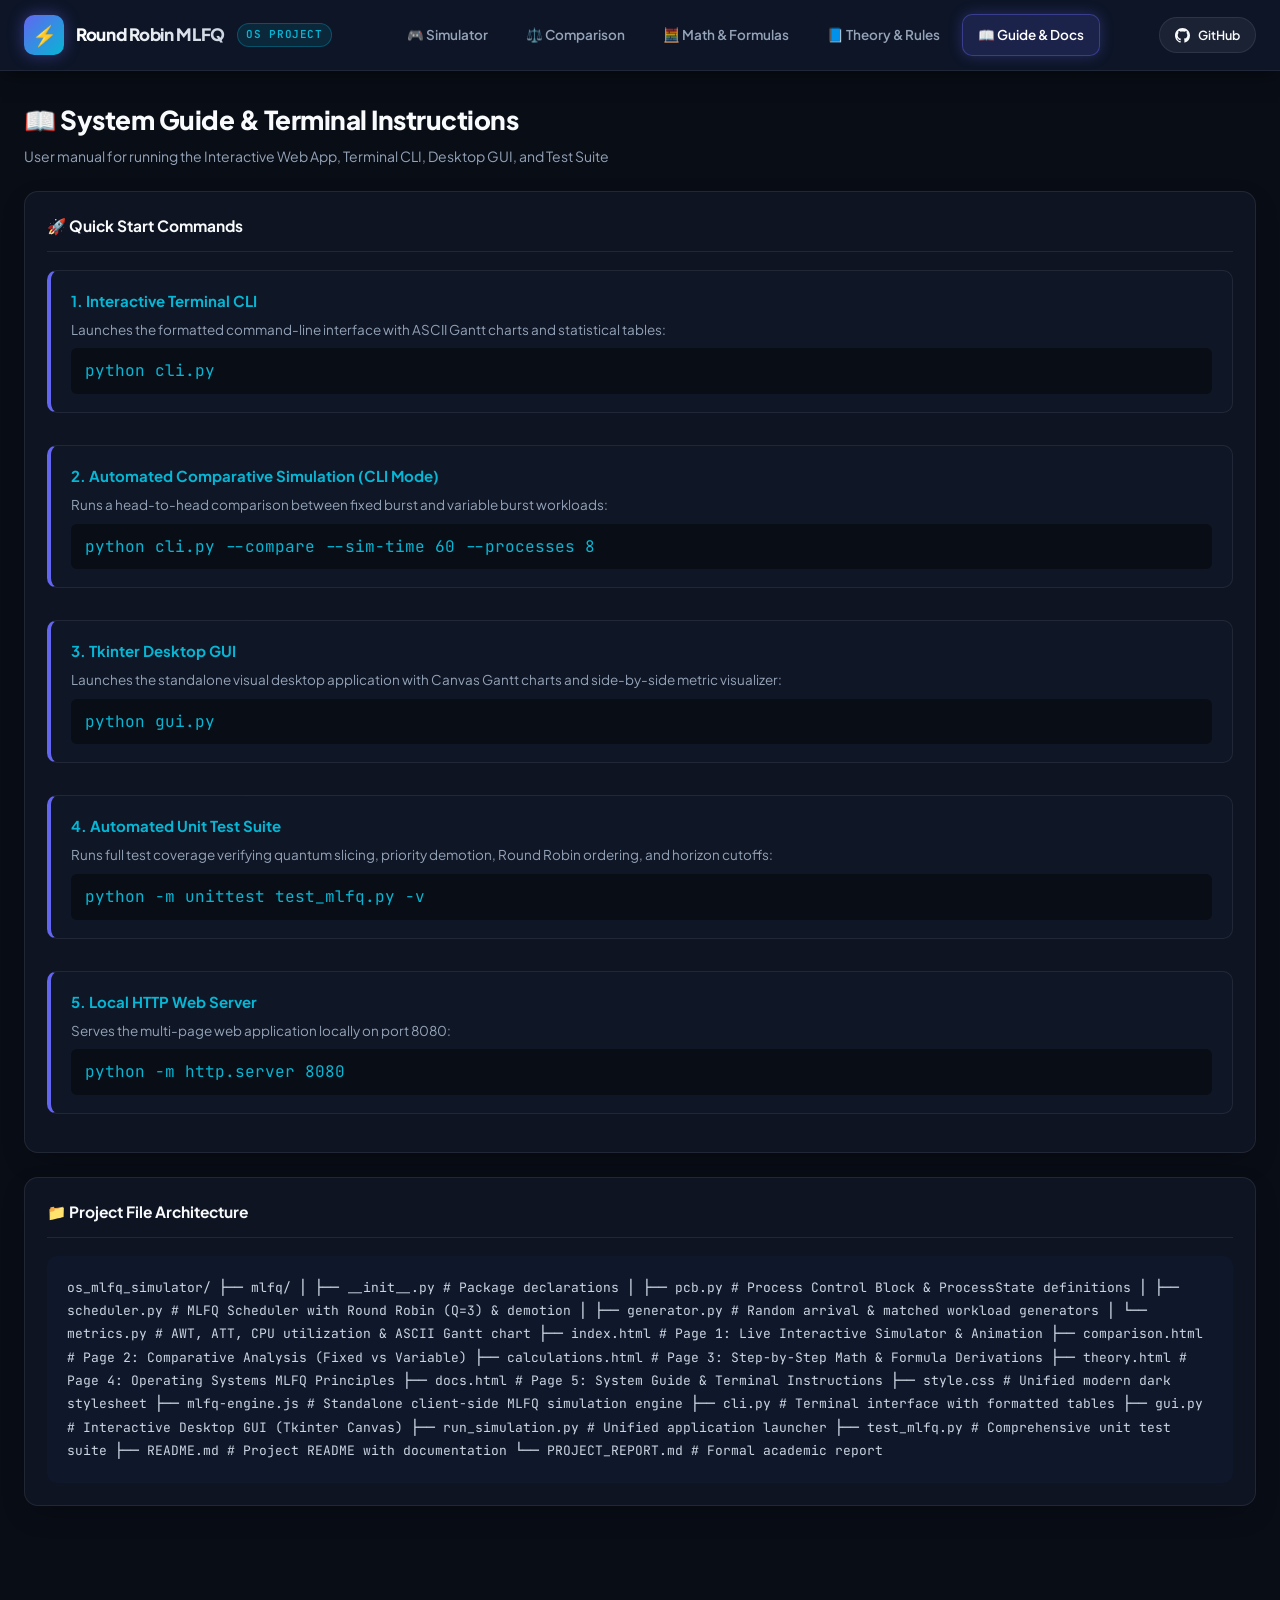
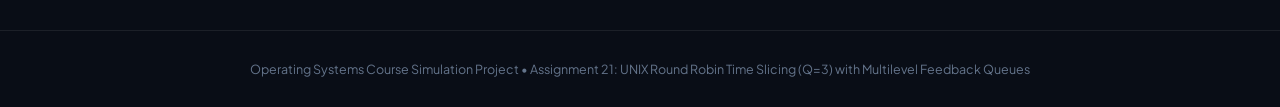
<file: docs.html>
<!DOCTYPE html>
<html lang="en">
<head>
    <meta charset="UTF-8">
    <meta name="viewport" content="width=device-width, initial-scale=1.0">
    <title>User Guide | Round Robin MLFQ</title>
    <link rel="preconnect" href="https://fonts.googleapis.com">
    <link rel="preconnect" href="https://fonts.gstatic.com" crossorigin>
    <link href="https://fonts.googleapis.com/css2?family=Plus+Jakarta+Sans:wght@400;500;600;700;800&family=JetBrains+Mono:wght@400;600;700&display=swap" rel="stylesheet">
    <link rel="stylesheet" href="style.css">
</head>
<body>

<nav class="navbar">
    <div class="nav-container">
        <a href="index.html" class="nav-brand">
            <div class="brand-icon">⚡</div>
            <div>
                <div class="brand-title">Round Robin MLFQ</div>
            </div>
            <span class="brand-tag">OS PROJECT</span>
        </a>
        <ul class="nav-links">
            <li><a href="index.html" class="nav-link">🎮 Simulator</a></li>
            <li><a href="comparison.html" class="nav-link">⚖️ Comparison</a></li>
            <li><a href="calculations.html" class="nav-link">🧮 Math & Formulas</a></li>
            <li><a href="theory.html" class="nav-link">📘 Theory & Rules</a></li>
            <li><a href="docs.html" class="nav-link active">📖 Guide & Docs</a></li>
        </ul>
        <div class="nav-actions">
            <a href="https://github.com/VaruVeerapaneni/OS-MLFQ-Scheduler" target="_blank" class="nav-gh-btn">
                <svg width="15" height="15" fill="currentColor" viewBox="0 0 24 24"><path d="M12 0C5.37 0 0 5.37 0 12c0 5.31 3.435 9.795 8.205 11.385.6.105.825-.255.825-.57 0-.285-.015-1.23-.015-2.235-3.015.555-3.795-.735-4.035-1.41-.135-.345-.72-1.41-1.23-1.695-.42-.225-1.02-.78-.015-.795.945-.015 1.62.87 1.845 1.23 1.08 1.815 2.805 1.305 3.495.99.105-.78.42-1.305.765-1.605-2.67-.3-5.46-1.335-5.46-5.925 0-1.305.465-2.385 1.23-3.225-.12-.3-.54-1.53.12-3.18 0 0 1.005-.315 3.3 1.23.96-.27 1.98-.405 3-.405s2.04.135 3 .405c2.295-1.56 3.3-1.23 3.3-1.23.66 1.65.24 2.88.12 3.18.765.84 1.23 1.905 1.23 3.225 0 4.605-2.805 5.625-5.475 5.925.435.375.81 1.095.81 2.22 0 1.605-.015 2.895-.015 3.3 0 .315.225.69.825.57A12.02 12.02 0 0024 12c0-6.63-5.37-12-12-12z"/></svg>
                GitHub
            </a>
        </div>
    </div>
</nav>

<div class="main-wrapper">
    <div class="page-header">
        <div>
            <h1 class="page-title">📖 System Guide & Terminal Instructions</h1>
            <p class="page-subtitle">User manual for running the Interactive Web App, Terminal CLI, Desktop GUI, and Test Suite</p>
        </div>
    </div>

    <!-- Quick Start Commands -->
    <div class="panel">
        <div class="panel-header">
            <div class="panel-title">🚀 Quick Start Commands</div>
        </div>

        <div style="display:flex; flex-direction:column; gap:16px;">
            <div class="rule-card">
                <h3>1. Interactive Terminal CLI</h3>
                <p>Launches the formatted command-line interface with ASCII Gantt charts and statistical tables:</p>
                <div style="background:#090d16; padding:10px 14px; border-radius:6px; margin-top:8px; font-family:var(--font-mono); color:var(--cyan);">
                    python cli.py
                </div>
            </div>

            <div class="rule-card">
                <h3>2. Automated Comparative Simulation (CLI Mode)</h3>
                <p>Runs a head-to-head comparison between fixed burst and variable burst workloads:</p>
                <div style="background:#090d16; padding:10px 14px; border-radius:6px; margin-top:8px; font-family:var(--font-mono); color:var(--cyan);">
                    python cli.py --compare --sim-time 60 --processes 8
                </div>
            </div>

            <div class="rule-card">
                <h3>3. Tkinter Desktop GUI</h3>
                <p>Launches the standalone visual desktop application with Canvas Gantt charts and side-by-side metric visualizer:</p>
                <div style="background:#090d16; padding:10px 14px; border-radius:6px; margin-top:8px; font-family:var(--font-mono); color:var(--cyan);">
                    python gui.py
                </div>
            </div>

            <div class="rule-card">
                <h3>4. Automated Unit Test Suite</h3>
                <p>Runs full test coverage verifying quantum slicing, priority demotion, Round Robin ordering, and horizon cutoffs:</p>
                <div style="background:#090d16; padding:10px 14px; border-radius:6px; margin-top:8px; font-family:var(--font-mono); color:var(--cyan);">
                    python -m unittest test_mlfq.py -v
                </div>
            </div>

            <div class="rule-card">
                <h3>5. Local HTTP Web Server</h3>
                <p>Serves the multi-page web application locally on port 8080:</p>
                <div style="background:#090d16; padding:10px 14px; border-radius:6px; margin-top:8px; font-family:var(--font-mono); color:var(--cyan);">
                    python -m http.server 8080
                </div>
            </div>
        </div>
    </div>

    <!-- Package Architecture -->
    <div class="panel">
        <div class="panel-header">
            <div class="panel-title">📁 Project File Architecture</div>
        </div>
        <div style="font-family:var(--font-mono); font-size:13px; line-height:1.8; color:#cbd5e1; background:var(--bg-surface); padding:20px; border-radius:var(--radius-md);">
os_mlfq_simulator/
├── mlfq/
│   ├── __init__.py           # Package declarations
│   ├── pcb.py                # Process Control Block & ProcessState definitions
│   ├── scheduler.py          # MLFQ Scheduler with Round Robin (Q=3) & demotion
│   ├── generator.py          # Random arrival & matched workload generators
│   └── metrics.py            # AWT, ATT, CPU utilization & ASCII Gantt chart
├── index.html                # Page 1: Live Interactive Simulator & Animation
├── comparison.html           # Page 2: Comparative Analysis (Fixed vs Variable)
├── calculations.html         # Page 3: Step-by-Step Math & Formula Derivations
├── theory.html               # Page 4: Operating Systems MLFQ Principles
├── docs.html                 # Page 5: System Guide & Terminal Instructions
├── style.css                 # Unified modern dark stylesheet
├── mlfq-engine.js            # Standalone client-side MLFQ simulation engine
├── cli.py                    # Terminal interface with formatted tables
├── gui.py                    # Interactive Desktop GUI (Tkinter Canvas)
├── run_simulation.py         # Unified application launcher
├── test_mlfq.py              # Comprehensive unit test suite
├── README.md                 # Project README with documentation
└── PROJECT_REPORT.md         # Formal academic report
        </div>
    </div>
</div>

<footer>
    <div class="main-wrapper" style="padding:0;">
        Operating Systems Course Simulation Project &bull; Assignment 21: UNIX Round Robin Time Slicing (Q=3) with Multilevel Feedback Queues
    </div>
</footer>

</body>
</html>
</file>
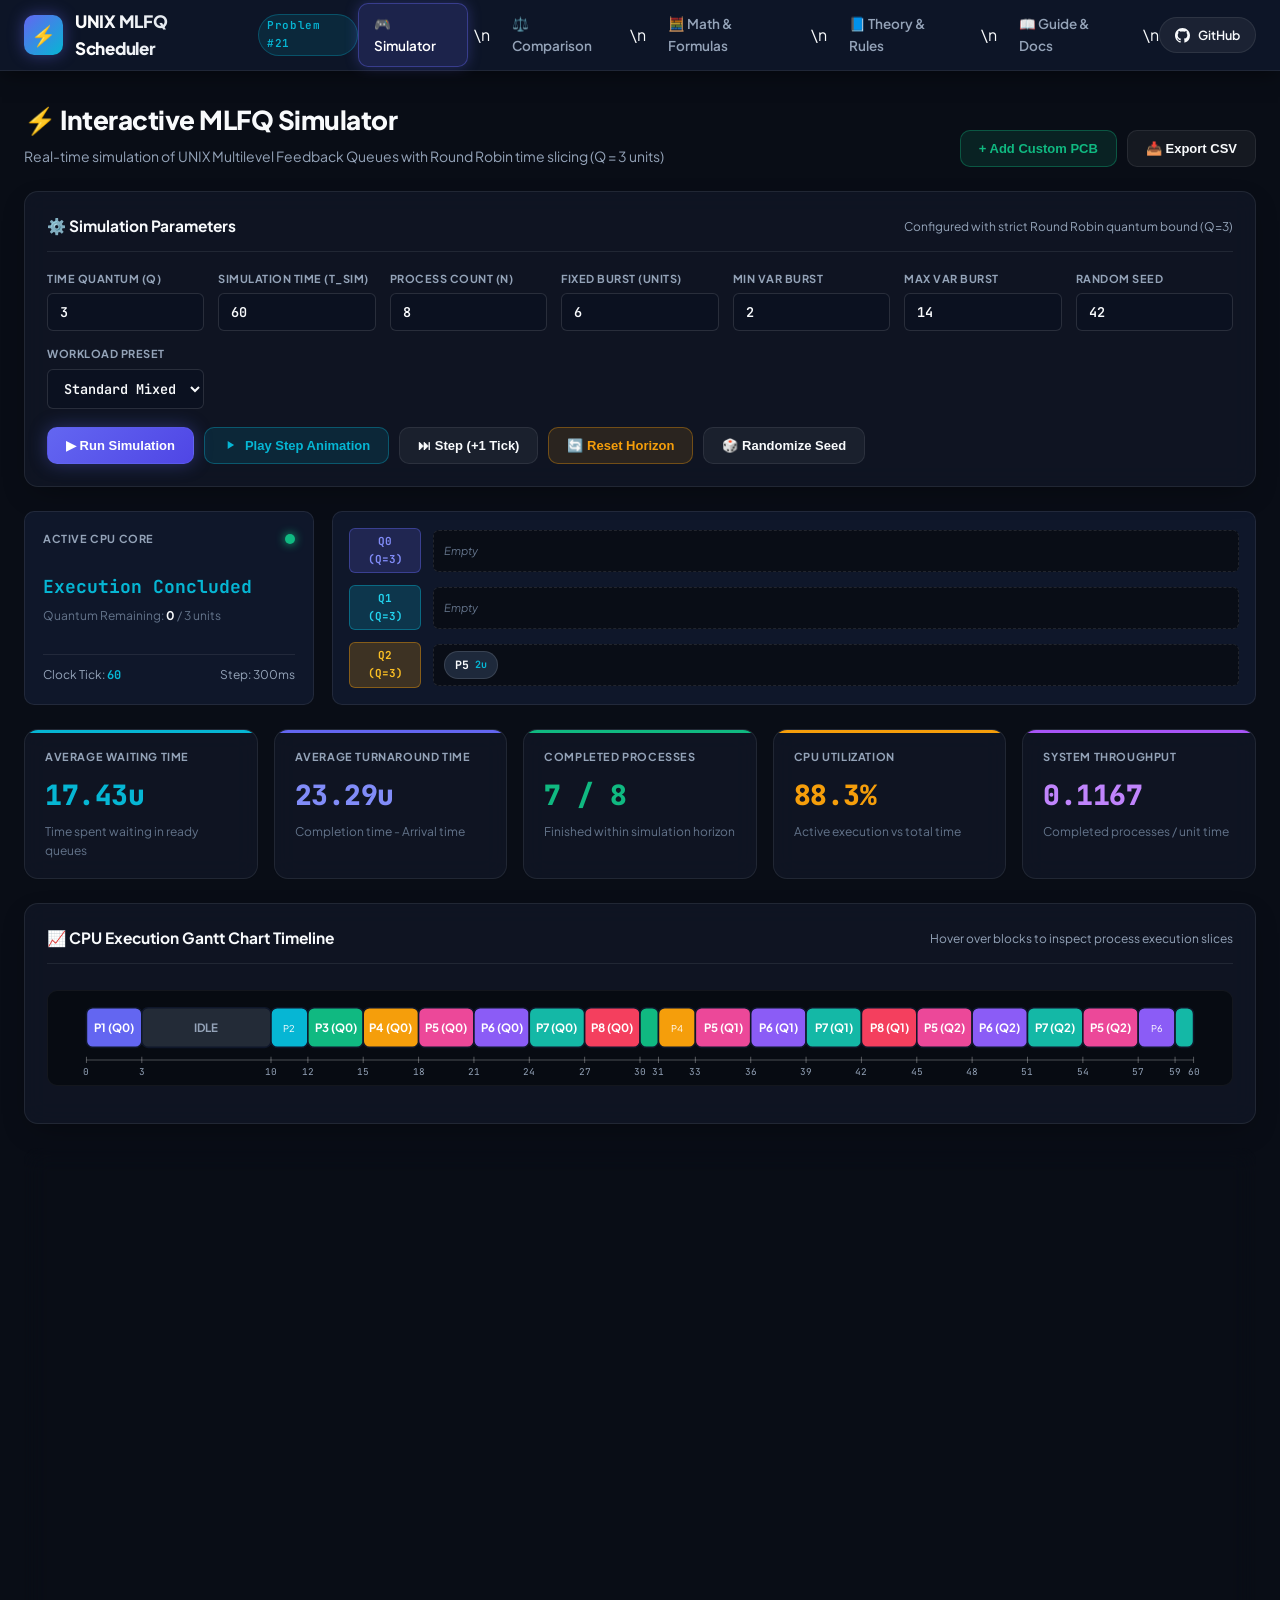
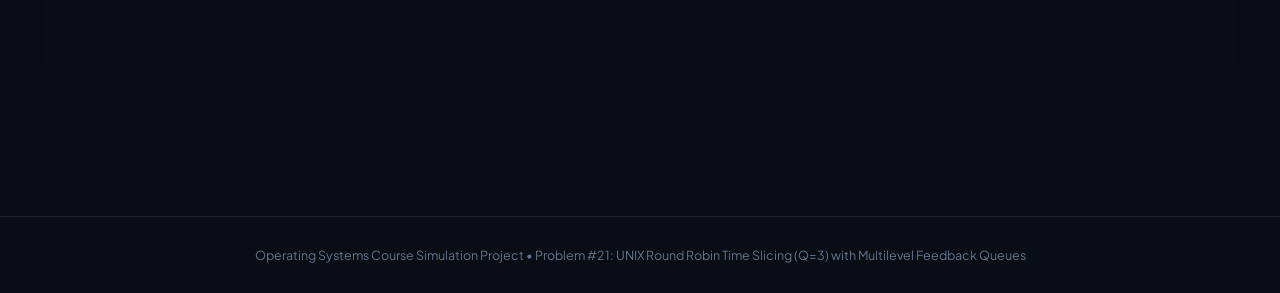
<file: simulation_results.html>
<!DOCTYPE html>
<html lang="en">
<head>
    <meta charset="UTF-8">
    <meta name="viewport" content="width=device-width, initial-scale=1.0">
    <title>UNIX MLFQ Process Scheduling Simulation | Problem #21</title>
    <link rel="preconnect" href="https://fonts.googleapis.com">
    <link rel="preconnect" href="https://fonts.gstatic.com" crossorigin>
    <link href="https://fonts.googleapis.com/css2?family=Plus+Jakarta+Sans:wght@400;500;600;700;800&family=JetBrains+Mono:wght@400;600;700&display=swap" rel="stylesheet">
    <link rel="stylesheet" href="style.css">
</head>
<body>

<nav class="navbar">
    <div class="nav-container">
        <a href="index.html" class="nav-brand">
            <div class="brand-icon">⚡</div>
            <div>
                <div class="brand-title">UNIX MLFQ Scheduler</div>
            </div>
            <span class="brand-tag">Problem #21</span>
        </a>
        <ul class="nav-links">
            <li><a href="index.html" class="nav-link active">🎮 Simulator</a></li>\n            <li><a href="comparison.html" class="nav-link">⚖️ Comparison</a></li>\n            <li><a href="calculations.html" class="nav-link">🧮 Math & Formulas</a></li>\n            <li><a href="theory.html" class="nav-link">📘 Theory & Rules</a></li>\n            <li><a href="docs.html" class="nav-link">📖 Guide & Docs</a></li>\n        </ul>
        <div class="nav-actions">
            <a href="https://github.com/VaruVeerapaneni/OS-MLFQ-Scheduler" target="_blank" class="nav-gh-btn">
                <svg width="15" height="15" fill="currentColor" viewBox="0 0 24 24"><path d="M12 0C5.37 0 0 5.37 0 12c0 5.31 3.435 9.795 8.205 11.385.6.105.825-.255.825-.57 0-.285-.015-1.23-.015-2.235-3.015.555-3.795-.735-4.035-1.41-.135-.345-.72-1.41-1.23-1.695-.42-.225-1.02-.78-.015-.795.945-.015 1.62.87 1.845 1.23 1.08 1.815 2.805 1.305 3.495.99.105-.78.42-1.305.765-1.605-2.67-.3-5.46-1.335-5.46-5.925 0-1.305.465-2.385 1.23-3.225-.12-.3-.54-1.53.12-3.18 0 0 1.005-.315 3.3 1.23.96-.27 1.98-.405 3-.405s2.04.135 3 .405c2.295-1.56 3.3-1.23 3.3-1.23.66 1.65.24 2.88.12 3.18.765.84 1.23 1.905 1.23 3.225 0 4.605-2.805 5.625-5.475 5.925.435.375.81 1.095.81 2.22 0 1.605-.015 2.895-.015 3.3 0 .315.225.69.825.57A12.02 12.02 0 0024 12c0-6.63-5.37-12-12-12z"/></svg>
                GitHub
            </a>
        </div>
    </div>
</nav>

<div class="main-wrapper">
    <div class="page-header">
        <div>
            <h1 class="page-title">⚡ Interactive MLFQ Simulator</h1>
            <p class="page-subtitle">Real-time simulation of UNIX Multilevel Feedback Queues with Round Robin time slicing (Q = 3 units)</p>
        </div>
        <div class="btn-group">
            <button class="btn btn-emerald" onclick="openAddProcessModal()">+ Add Custom PCB</button>
            <button class="btn btn-secondary" onclick="exportSimulatorCSV()">📥 Export CSV</button>
        </div>
    </div>

    <!-- Parameter Controls Panel -->
    <div class="panel">
        <div class="panel-header">
            <div class="panel-title">⚙️ Simulation Parameters</div>
            <div style="font-size:12px; color:var(--text-muted);">Configured with strict Round Robin quantum bound (Q=3)</div>
        </div>

        <div class="params-grid">
            <div class="input-box">
                <label>Time Quantum (Q)</label>
                <input type="number" id="inpQuantum" value="3" min="1" max="10">
            </div>
            <div class="input-box">
                <label>Simulation Time (T_sim)</label>
                <input type="number" id="inpSimTime" value="60" min="10" max="300">
            </div>
            <div class="input-box">
                <label>Process Count (N)</label>
                <input type="number" id="inpProcs" value="8" min="2" max="25">
            </div>
            <div class="input-box">
                <label>Fixed Burst (units)</label>
                <input type="number" id="inpFixedBurst" value="6" min="1" max="30">
            </div>
            <div class="input-box">
                <label>Min Var Burst</label>
                <input type="number" id="inpMinBurst" value="2" min="1" max="20">
            </div>
            <div class="input-box">
                <label>Max Var Burst</label>
                <input type="number" id="inpMaxBurst" value="14" min="2" max="40">
            </div>
            <div class="input-box">
                <label>Random Seed</label>
                <input type="number" id="inpSeed" value="42">
            </div>
            <div class="input-box">
                <label>Workload Preset</label>
                <select id="presetSelect" onchange="applyPreset()">
                    <option value="standard">Standard Mixed (Default)</option>
                    <option value="interactive_short">Short Interactive Burst</option>
                    <option value="heavy_cpu">CPU-Heavy Long Batch</option>
                    <option value="preemption">Rapid Arrival Preemption</option>
                </select>
            </div>
        </div>

        <!-- Playback Controller Toolbar -->
        <div class="btn-group">
            <button class="btn btn-primary" id="btnRunSim" onclick="runSimulator()">▶ Run Simulation</button>
            <button class="btn btn-cyan" id="btnPlayPause" onclick="togglePlayAnimation()">
                <svg width="14" height="14" fill="currentColor" viewBox="0 0 24 24"><path d="M8 5v14l11-7z"/></svg> Play Step Animation
            </button>
            <button class="btn btn-secondary" id="btnStep" onclick="stepForwardOneTick()">⏭ Step (+1 Tick)</button>
            <button class="btn btn-amber" id="btnReset" onclick="resetSimulator()">🔄 Reset Horizon</button>
            <button class="btn btn-secondary" id="btnRandomize" onclick="randomizeSeed()">🎲 Randomize Seed</button>
        </div>
    </div>

    <!-- Live Execution Monitor & Animated Queues -->
    <div class="live-monitor-grid">
        <div class="cpu-box">
            <div style="display:flex; justify-content:space-between; align-items:center;">
                <span class="kpi-label">Active CPU Core</span>
                <div class="cpu-pulse-dot"></div>
            </div>
            <div>
                <div class="cpu-active-val" id="cpuActiveProc">IDLE</div>
                <div style="font-size:12px; color:var(--text-dim); margin-top:4px;">
                    Quantum Remaining: <strong id="quantumLeftDisplay" style="color:var(--text-main);">0</strong> / <span id="lblQuantumMax">3</span> units
                </div>
            </div>
            <div style="border-top:1px solid var(--border-glass); padding-top:10px; margin-top:10px; font-size:12px; color:var(--text-muted); display:flex; justify-content:space-between;">
                <span>Clock Tick: <strong id="clockDisplay" style="color:var(--cyan); font-family:var(--font-mono);">0</strong></span>
                <span id="lblSpeed">Step: 300ms</span>
            </div>
        </div>

        <div class="queues-container">
            <div class="queue-row">
                <span class="queue-badge q0-badge">Q0 (Q=3)</span>
                <div class="queue-track" id="slotQ0"><span class="queue-empty-msg">Empty</span></div>
            </div>
            <div class="queue-row">
                <span class="queue-badge q1-badge">Q1 (Q=3)</span>
                <div class="queue-track" id="slotQ1"><span class="queue-empty-msg">Empty</span></div>
            </div>
            <div class="queue-row">
                <span class="queue-badge q2-badge">Q2 (Q=3)</span>
                <div class="queue-track" id="slotQ2"><span class="queue-empty-msg">Empty</span></div>
            </div>
        </div>
    </div>

    <!-- KPI Metric Cards -->
    <div class="kpi-grid">
        <div class="kpi-card" style="--kpi-accent: var(--cyan);">
            <div class="kpi-label">Average Waiting Time</div>
            <div class="kpi-value" id="valAWT" style="color:var(--cyan);">0.00u</div>
            <div class="kpi-subtext">Time spent waiting in ready queues</div>
        </div>
        <div class="kpi-card" style="--kpi-accent: var(--primary);">
            <div class="kpi-label">Average Turnaround Time</div>
            <div class="kpi-value" id="valATT" style="color:#818cf8;">0.00u</div>
            <div class="kpi-subtext">Completion time - Arrival time</div>
        </div>
        <div class="kpi-card" style="--kpi-accent: var(--emerald);">
            <div class="kpi-label">Completed Processes</div>
            <div class="kpi-value" id="valDoneCount" style="color:var(--emerald);">0 / 0</div>
            <div class="kpi-subtext">Finished within simulation horizon</div>
        </div>
        <div class="kpi-card" style="--kpi-accent: var(--amber);">
            <div class="kpi-label">CPU Utilization</div>
            <div class="kpi-value" id="valCPU" style="color:var(--amber);">0.0%</div>
            <div class="kpi-subtext">Active execution vs total time</div>
        </div>
        <div class="kpi-card" style="--kpi-accent: var(--purple);">
            <div class="kpi-label">System Throughput</div>
            <div class="kpi-value" id="valThroughput" style="color:#c084fc;">0.0000</div>
            <div class="kpi-subtext">Completed processes / unit time</div>
        </div>
    </div>

    <!-- Gantt Chart -->
    <div class="panel">
        <div class="panel-header">
            <div class="panel-title">📈 CPU Execution Gantt Chart Timeline</div>
            <div style="font-size:12px; color:var(--text-muted);">Hover over blocks to inspect process execution slices</div>
        </div>
        <div class="gantt-svg-wrapper" id="ganttBox"></div>
    </div>

    <!-- Execution Table -->
    <div class="panel">
        <div class="panel-header">
            <div class="panel-title">📋 Process Control Blocks (PCB) Status Table</div>
            <div style="font-size:12px; color:var(--text-muted);">Tracks arrival, remaining burst, queue level, and completion metrics</div>
        </div>
        <div class="table-wrapper">
            <table id="tblProcs">
                <thead>
                    <tr>
                        <th>PID</th>
                        <th>Arrival</th>
                        <th>Burst</th>
                        <th>Remaining</th>
                        <th>Queue</th>
                        <th>State</th>
                        <th>Finish Time</th>
                        <th>Turnaround (TAT)</th>
                        <th>Waiting (WT)</th>
                        <th>Response (RT)</th>
                    </tr>
                </thead>
                <tbody></tbody>
            </table>
        </div>
    </div>
</div>

<!-- Modal: Add Custom PCB -->
<div class="modal-overlay" id="addProcModal">
    <div class="modal-content">
        <div class="modal-header">
            <h3 style="font-size:16px; font-weight:700;">Add Custom Process Control Block</h3>
            <button class="modal-close-btn" onclick="closeAddProcessModal()">&times;</button>
        </div>
        <div style="display:flex; flex-direction:column; gap:12px;">
            <div class="input-box">
                <label>Process PID</label>
                <input type="text" id="custPid" value="P_CUSTOM">
            </div>
            <div class="input-box">
                <label>Arrival Time (T)</label>
                <input type="number" id="custArr" value="0" min="0">
            </div>
            <div class="input-box">
                <label>CPU Burst Time</label>
                <input type="number" id="custBurst" value="8" min="1">
            </div>
            <button class="btn btn-primary" onclick="submitCustomProcess()" style="margin-top:10px;">Add to Simulation</button>
        </div>
    </div>
</div>

<footer>
    <div class="main-wrapper" style="padding:0;">
        Operating Systems Course Simulation Project &bull; Problem #21: UNIX Round Robin Time Slicing (Q=3) with Multilevel Feedback Queues
    </div>
</footer>

<script src="mlfq-engine.js"></script>
<script>
let globalCustomProcs = [];
let animInterval = null;
let animCurrentTick = 0;
let isAnimating = false;
let currentResult = null;

function runSimulator() {
    stopAnimation();
    const q = parseInt(document.getElementById("inpQuantum")?.value) || 3;
    const simTime = parseInt(document.getElementById("inpSimTime")?.value) || 60;
    const n = parseInt(document.getElementById("inpProcs")?.value) || 8;
    const minBurst = parseInt(document.getElementById("inpMinBurst")?.value) || 2;
    const maxBurst = parseInt(document.getElementById("inpMaxBurst")?.value) || 14;
    const seed = parseInt(document.getElementById("inpSeed")?.value) || 42;

    document.getElementById("lblQuantumMax").innerText = q;

    const prng = new PRNG(seed);
    const arrivals = [0];
    for (let i = 1; i < n; i++) arrivals.push(prng.nextInt(0, 20));
    arrivals.sort((a, b) => a - b);

    const workload = [];
    for (let i = 0; i < n; i++) {
        workload.push({
            pid: `P${i + 1}`,
            arrival: arrivals[i],
            burst: prng.nextInt(minBurst, maxBurst)
        });
    }

    if (globalCustomProcs.length > 0) {
        globalCustomProcs.forEach(cp => workload.push({ ...cp }));
    }

    currentResult = simulateMLFQ(workload, q, simTime, 3);

    // Update KPI values
    document.getElementById("valAWT").innerText = `${currentResult.awt}u`;
    document.getElementById("valATT").innerText = `${currentResult.att}u`;
    document.getElementById("valDoneCount").innerText = `${currentResult.doneCount} / ${currentResult.total}`;
    document.getElementById("valCPU").innerText = `${currentResult.cpu}%`;
    document.getElementById("valThroughput").innerText = currentResult.tp;

    // Render Gantt
    document.getElementById("ganttBox").innerHTML = renderGanttSVG(currentResult.gantt, simTime);

    // Render Table
    renderTable("tblProcs", currentResult.procs);

    // Render Live Queues
    renderLiveQueues(currentResult.procs);

    document.getElementById("clockDisplay").innerText = simTime;
    document.getElementById("cpuActiveProc").innerText = "Execution Concluded";
    document.getElementById("quantumLeftDisplay").innerText = "0";
}

function renderTable(tableId, procs) {
    const tbody = document.querySelector(`#${tableId} tbody`);
    if (!tbody) return;
    tbody.innerHTML = "";
    procs.forEach(p => {
        const isDone = p.remaining === 0;
        const badgeCls = isDone ? "status-term" : "status-ready";
        const row = `<tr>
            <td style="font-weight:700; color:#ffffff;">${p.pid}</td>
            <td>${p.arrival}</td>
            <td>${p.burst}</td>
            <td>${p.remaining}</td>
            <td><span class="status-badge status-run">Q${p.queue}</span></td>
            <td><span class="status-badge ${badgeCls}">${isDone ? 'TERMINATED' : 'READY'}</span></td>
            <td>${p.completionTime !== null ? p.completionTime : '-'}</td>
            <td style="color:var(--cyan); font-weight:700;">${p.tat !== null ? p.tat : '-'}</td>
            <td style="color:var(--emerald); font-weight:700;">${p.wt}</td>
            <td>${p.rt !== null ? p.rt : '-'}</td>
        </tr>`;
        tbody.innerHTML += row;
    });
}

function renderLiveQueues(procs) {
    const q0 = document.getElementById("slotQ0");
    const q1 = document.getElementById("slotQ1");
    const q2 = document.getElementById("slotQ2");
    if (!q0 || !q1 || !q2) return;

    q0.innerHTML = ""; q1.innerHTML = ""; q2.innerHTML = "";
    const activeQ0 = procs.filter(p => p.remaining > 0 && p.queue === 0);
    const activeQ1 = procs.filter(p => p.remaining > 0 && p.queue === 1);
    const activeQ2 = procs.filter(p => p.remaining > 0 && p.queue === 2);

    if (activeQ0.length === 0) q0.innerHTML = '<span class="queue-empty-msg">Empty</span>';
    else activeQ0.forEach(p => q0.innerHTML += `<div class="pcb-chip">${p.pid} <span class="pcb-chip-rem">${p.remaining}u</span></div>`);

    if (activeQ1.length === 0) q1.innerHTML = '<span class="queue-empty-msg">Empty</span>';
    else activeQ1.forEach(p => q1.innerHTML += `<div class="pcb-chip">${p.pid} <span class="pcb-chip-rem">${p.remaining}u</span></div>`);

    if (activeQ2.length === 0) q2.innerHTML = '<span class="queue-empty-msg">Empty</span>';
    else activeQ2.forEach(p => q2.innerHTML += `<div class="pcb-chip">${p.pid} <span class="pcb-chip-rem">${p.remaining}u</span></div>`);
}

function togglePlayAnimation() {
    if (isAnimating) stopAnimation();
    else startAnimation();
}

function startAnimation() {
    runSimulator();
    if (!currentResult || !currentResult.ticksHistory.length) return;
    isAnimating = true;
    const btn = document.getElementById("btnPlayPause");
    if (btn) btn.innerHTML = `<svg width="14" height="14" fill="currentColor" viewBox="0 0 24 24"><path d="M6 19h4V5H6v14zm8-14v14h4V5h-4z"/></svg> Pause`;
    animCurrentTick = 0;

    animInterval = setInterval(() => {
        if (animCurrentTick >= currentResult.ticksHistory.length) {
            stopAnimation();
            return;
        }
        applyTick(animCurrentTick);
        animCurrentTick++;
    }, 300);
}

function stopAnimation() {
    isAnimating = false;
    if (animInterval) clearInterval(animInterval);
    const btn = document.getElementById("btnPlayPause");
    if (btn) btn.innerHTML = `<svg width="14" height="14" fill="currentColor" viewBox="0 0 24 24"><path d="M8 5v14l11-7z"/></svg> Play Step Animation`;
}

function stepForwardOneTick() {
    if (!currentResult) runSimulator();
    if (currentResult && animCurrentTick < currentResult.ticksHistory.length) {
        applyTick(animCurrentTick);
        animCurrentTick++;
    }
}

function applyTick(tickIdx) {
    const snap = currentResult.ticksHistory[tickIdx];
    document.getElementById("clockDisplay").innerText = snap.t;
    document.getElementById("cpuActiveProc").innerText = snap.runningPid;
    document.getElementById("quantumLeftDisplay").innerText = snap.sliceLeft;

    const q0 = document.getElementById("slotQ0");
    const q1 = document.getElementById("slotQ1");
    const q2 = document.getElementById("slotQ2");

    if (q0) q0.innerHTML = snap.q0.length ? snap.q0.map(s => `<div class="pcb-chip">${s}</div>`).join('') : '<span class="queue-empty-msg">Empty</span>';
    if (q1) q1.innerHTML = snap.q1.length ? snap.q1.map(s => `<div class="pcb-chip">${s}</div>`).join('') : '<span class="queue-empty-msg">Empty</span>';
    if (q2) q2.innerHTML = snap.q2.length ? snap.q2.map(s => `<div class="pcb-chip">${s}</div>`).join('') : '<span class="queue-empty-msg">Empty</span>';
}

function resetSimulator() {
    stopAnimation();
    globalCustomProcs = [];
    runSimulator();
}

function randomizeSeed() {
    document.getElementById("inpSeed").value = Math.floor(Math.random() * 9999) + 1;
    runSimulator();
}

function applyPreset() {
    const val = document.getElementById("presetSelect")?.value;
    const setV = (id, v) => { const el = document.getElementById(id); if (el) el.value = v; };
    if (val === "standard") {
        setV("inpQuantum", 3); setV("inpSimTime", 60); setV("inpProcs", 8); setV("inpMinBurst", 2); setV("inpMaxBurst", 14);
    } else if (val === "interactive_short") {
        setV("inpQuantum", 3); setV("inpSimTime", 50); setV("inpProcs", 6); setV("inpMinBurst", 1); setV("inpMaxBurst", 4);
    } else if (val === "heavy_cpu") {
        setV("inpQuantum", 3); setV("inpSimTime", 80); setV("inpProcs", 6); setV("inpMinBurst", 10); setV("inpMaxBurst", 25);
    } else if (val === "preemption") {
        setV("inpQuantum", 3); setV("inpSimTime", 45); setV("inpProcs", 5); setV("inpMinBurst", 2); setV("inpMaxBurst", 12);
    }
    runSimulator();
}

function openAddProcessModal() { document.getElementById("addProcModal").style.display = "flex"; }
function closeAddProcessModal() { document.getElementById("addProcModal").style.display = "none"; }

function submitCustomProcess() {
    const pid = document.getElementById("custPid")?.value.trim() || "P_USER";
    const arr = parseInt(document.getElementById("custArr")?.value) || 0;
    const burst = parseInt(document.getElementById("custBurst")?.value) || 8;
    globalCustomProcs.push({ pid, arrival: arr, burst });
    closeAddProcessModal();
    runSimulator();
}

function exportSimulatorCSV() {
    if (currentResult && currentResult.procs) exportProcsCSV(currentResult.procs, "mlfq_simulation_metrics.csv");
}

window.addEventListener("DOMContentLoaded", () => {
    runSimulator();
});
</script>
</body>
</html>
</file>
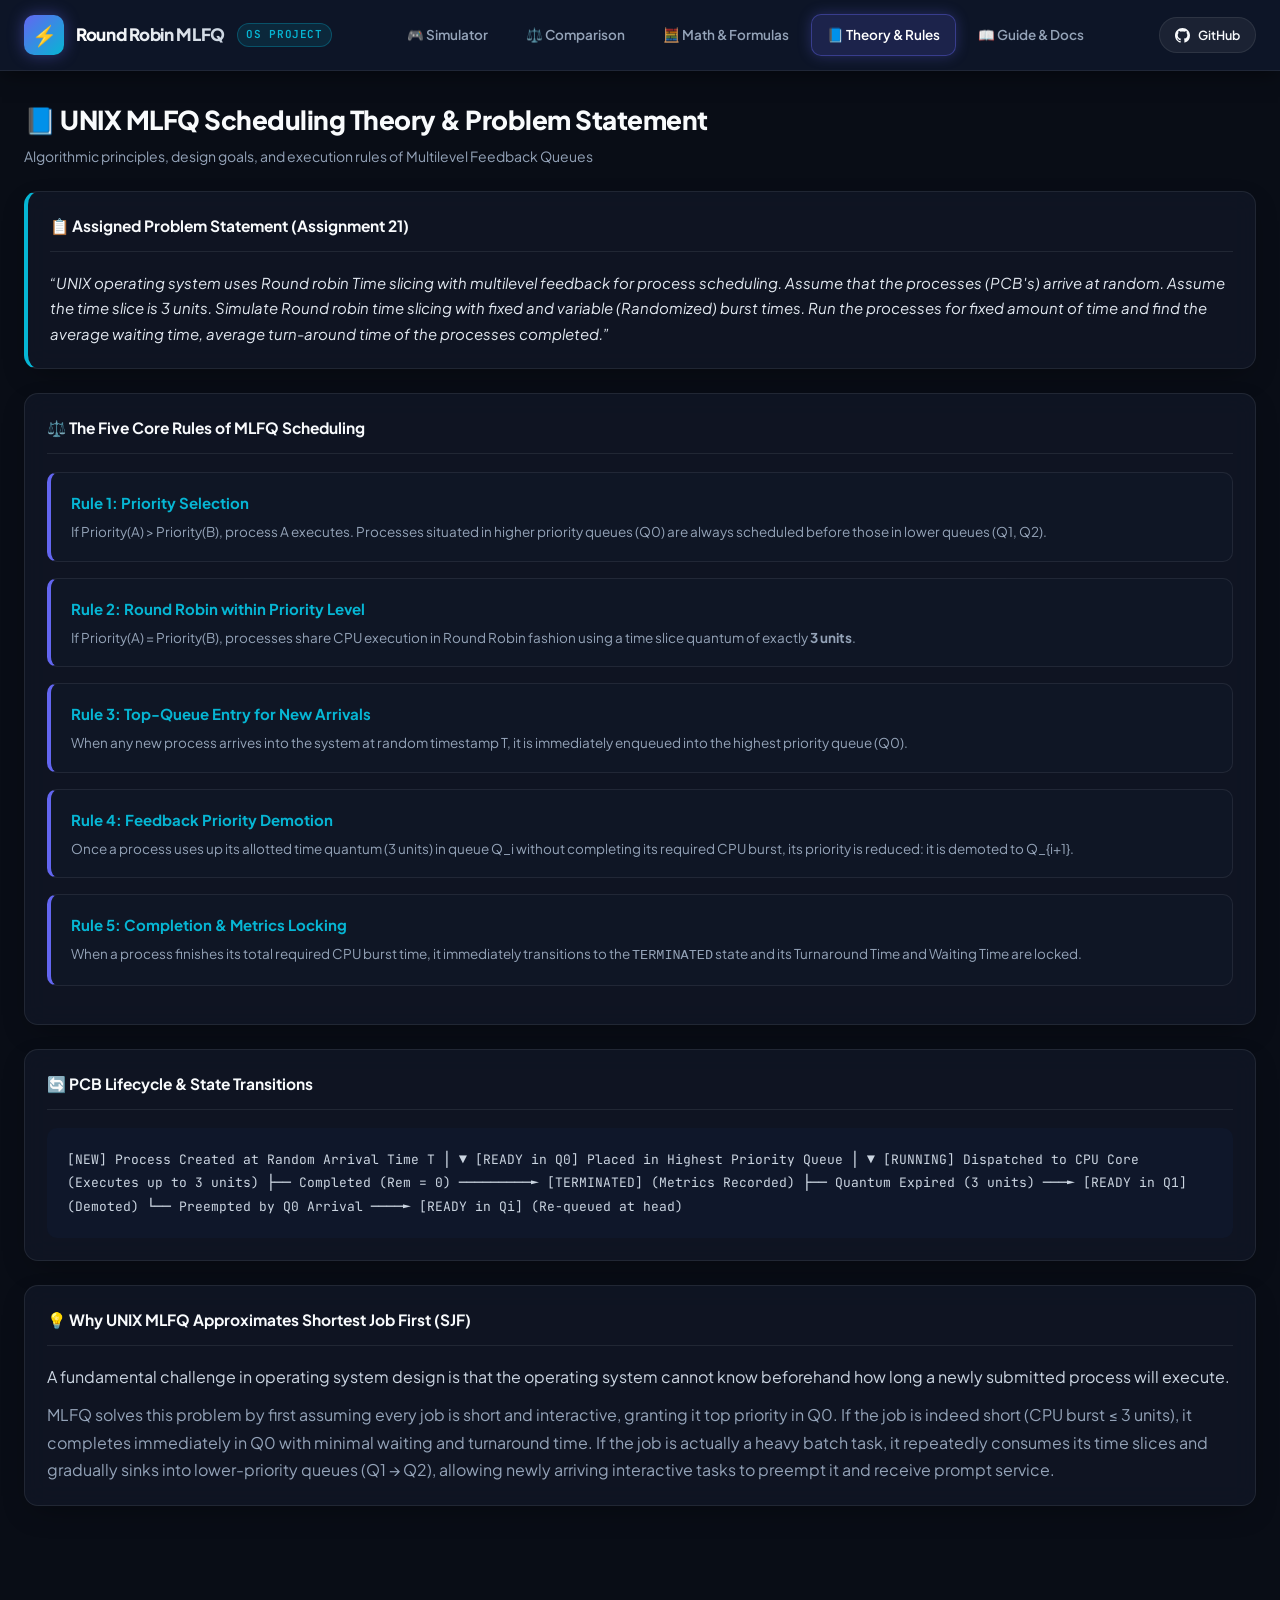
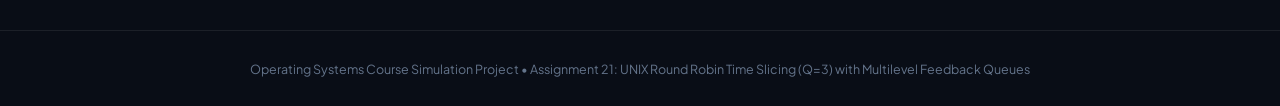
<file: theory.html>
<!DOCTYPE html>
<html lang="en">
<head>
    <meta charset="UTF-8">
    <meta name="viewport" content="width=device-width, initial-scale=1.0">
    <title>Scheduling Theory | Round Robin MLFQ</title>
    <link rel="preconnect" href="https://fonts.googleapis.com">
    <link rel="preconnect" href="https://fonts.gstatic.com" crossorigin>
    <link href="https://fonts.googleapis.com/css2?family=Plus+Jakarta+Sans:wght@400;500;600;700;800&family=JetBrains+Mono:wght@400;600;700&display=swap" rel="stylesheet">
    <link rel="stylesheet" href="style.css">
</head>
<body>

<nav class="navbar">
    <div class="nav-container">
        <a href="index.html" class="nav-brand">
            <div class="brand-icon">⚡</div>
            <div>
                <div class="brand-title">Round Robin MLFQ</div>
            </div>
            <span class="brand-tag">OS PROJECT</span>
        </a>
        <ul class="nav-links">
            <li><a href="index.html" class="nav-link">🎮 Simulator</a></li>
            <li><a href="comparison.html" class="nav-link">⚖️ Comparison</a></li>
            <li><a href="calculations.html" class="nav-link">🧮 Math & Formulas</a></li>
            <li><a href="theory.html" class="nav-link active">📘 Theory & Rules</a></li>
            <li><a href="docs.html" class="nav-link">📖 Guide & Docs</a></li>
        </ul>
        <div class="nav-actions">
            <a href="https://github.com/VaruVeerapaneni/OS-MLFQ-Scheduler" target="_blank" class="nav-gh-btn">
                <svg width="15" height="15" fill="currentColor" viewBox="0 0 24 24"><path d="M12 0C5.37 0 0 5.37 0 12c0 5.31 3.435 9.795 8.205 11.385.6.105.825-.255.825-.57 0-.285-.015-1.23-.015-2.235-3.015.555-3.795-.735-4.035-1.41-.135-.345-.72-1.41-1.23-1.695-.42-.225-1.02-.78-.015-.795.945-.015 1.62.87 1.845 1.23 1.08 1.815 2.805 1.305 3.495.99.105-.78.42-1.305.765-1.605-2.67-.3-5.46-1.335-5.46-5.925 0-1.305.465-2.385 1.23-3.225-.12-.3-.54-1.53.12-3.18 0 0 1.005-.315 3.3 1.23.96-.27 1.98-.405 3-.405s2.04.135 3 .405c2.295-1.56 3.3-1.23 3.3-1.23.66 1.65.24 2.88.12 3.18.765.84 1.23 1.905 1.23 3.225 0 4.605-2.805 5.625-5.475 5.925.435.375.81 1.095.81 2.22 0 1.605-.015 2.895-.015 3.3 0 .315.225.69.825.57A12.02 12.02 0 0024 12c0-6.63-5.37-12-12-12z"/></svg>
                GitHub
            </a>
        </div>
    </div>
</nav>

<div class="main-wrapper">
    <div class="page-header">
        <div>
            <h1 class="page-title">📘 UNIX MLFQ Scheduling Theory & Problem Statement</h1>
            <p class="page-subtitle">Algorithmic principles, design goals, and execution rules of Multilevel Feedback Queues</p>
        </div>
    </div>

    <!-- Problem Statement Card -->
    <div class="panel" style="border-left: 4px solid var(--cyan);">
        <div class="panel-header">
            <div class="panel-title">📋 Assigned Problem Statement (Assignment 21)</div>
        </div>
        <p style="font-size:15px; color:#e2e8f0; font-style:italic; line-height:1.7;">
            &ldquo;UNIX operating system uses Round robin Time slicing with multilevel feedback for process scheduling. 
            Assume that the processes (PCB&apos;s) arrive at random. Assume the time slice is 3 units. 
            Simulate Round robin time slicing with fixed and variable (Randomized) burst times. 
            Run the processes for fixed amount of time and find the average waiting time, average turn-around time of the processes completed.&rdquo;
        </p>
    </div>

    <!-- The 5 Core Scheduling Rules -->
    <div class="panel">
        <div class="panel-header">
            <div class="panel-title">⚖️ The Five Core Rules of MLFQ Scheduling</div>
        </div>

        <div class="rule-card">
            <h3>Rule 1: Priority Selection</h3>
            <p>If Priority(A) &gt; Priority(B), process A executes. Processes situated in higher priority queues (Q0) are always scheduled before those in lower queues (Q1, Q2).</p>
        </div>

        <div class="rule-card">
            <h3>Rule 2: Round Robin within Priority Level</h3>
            <p>If Priority(A) = Priority(B), processes share CPU execution in Round Robin fashion using a time slice quantum of exactly <strong>3 units</strong>.</p>
        </div>

        <div class="rule-card">
            <h3>Rule 3: Top-Queue Entry for New Arrivals</h3>
            <p>When any new process arrives into the system at random timestamp T, it is immediately enqueued into the highest priority queue (Q0).</p>
        </div>

        <div class="rule-card">
            <h3>Rule 4: Feedback Priority Demotion</h3>
            <p>Once a process uses up its allotted time quantum (3 units) in queue Q_i without completing its required CPU burst, its priority is reduced: it is demoted to Q_{i+1}.</p>
        </div>

        <div class="rule-card">
            <h3>Rule 5: Completion & Metrics Locking</h3>
            <p>When a process finishes its total required CPU burst time, it immediately transitions to the <code>TERMINATED</code> state and its Turnaround Time and Waiting Time are locked.</p>
        </div>
    </div>

    <!-- State Transition Overview -->
    <div class="panel">
        <div class="panel-header">
            <div class="panel-title">🔄 PCB Lifecycle & State Transitions</div>
        </div>
        <div style="font-family:var(--font-mono); font-size:13px; line-height:1.8; color:#cbd5e1; background:var(--bg-surface); padding:20px; border-radius:var(--radius-md);">
[NEW] Process Created at Random Arrival Time T
  │
  ▼
[READY in Q0] Placed in Highest Priority Queue
  │
  ▼
[RUNNING] Dispatched to CPU Core (Executes up to 3 units)
  ├── Completed (Rem = 0) ─────────► [TERMINATED] (Metrics Recorded)
  ├── Quantum Expired (3 units) ───► [READY in Q1] (Demoted)
  └── Preempted by Q0 Arrival ────► [READY in Qi] (Re-queued at head)
        </div>
    </div>

    <!-- Theoretical Insights -->
    <div class="panel">
        <div class="panel-header">
            <div class="panel-title">💡 Why UNIX MLFQ Approximates Shortest Job First (SJF)</div>
        </div>
        <p style="color:#cbd5e1; margin-bottom:12px;">
            A fundamental challenge in operating system design is that the operating system cannot know beforehand how long a newly submitted process will execute.
        </p>
        <p style="color:var(--text-muted); line-height:1.7;">
            MLFQ solves this problem by first assuming every job is short and interactive, granting it top priority in Q0. 
            If the job is indeed short (CPU burst &le; 3 units), it completes immediately in Q0 with minimal waiting and turnaround time. 
            If the job is actually a heavy batch task, it repeatedly consumes its time slices and gradually sinks into lower-priority queues (Q1 &rarr; Q2), 
            allowing newly arriving interactive tasks to preempt it and receive prompt service.
        </p>
    </div>
</div>

<footer>
    <div class="main-wrapper" style="padding:0;">
        Operating Systems Course Simulation Project &bull; Assignment 21: UNIX Round Robin Time Slicing (Q=3) with Multilevel Feedback Queues
    </div>
</footer>

</body>
</html>
</file>
<file: style.css>
/* ==========================================================================
   UNIX MLFQ Process Scheduling Simulation — Unified Theme Stylesheet
   Problem #21: Round Robin Time Slicing (Q=3) with Multilevel Feedback Queues
   ========================================================================== */

:root {
    --bg-base: #090d16;
    --bg-surface: #0f172a;
    --bg-card: rgba(17, 24, 39, 0.78);
    --bg-card-hover: rgba(30, 41, 59, 0.88);
    --border-glass: rgba(255, 255, 255, 0.08);
    --border-glow: rgba(99, 102, 241, 0.4);
    --primary: #6366f1;
    --primary-hover: #4f46e5;
    --primary-glow: rgba(99, 102, 241, 0.45);
    --cyan: #06b6d4;
    --cyan-glow: rgba(6, 182, 212, 0.4);
    --emerald: #10b981;
    --amber: #f59e0b;
    --rose: #f43f5e;
    --purple: #a855f7;
    --text-main: #f8fafc;
    --text-muted: #94a3b8;
    --text-dim: #64748b;
    --radius-sm: 6px;
    --radius-md: 10px;
    --radius-lg: 14px;
    --radius-full: 9999px;
    --font-sans: 'Plus Jakarta Sans', -apple-system, BlinkMacSystemFont, "Segoe UI", Roboto, sans-serif;
    --font-mono: 'JetBrains Mono', "SFMono-Regular", Consolas, monospace;
}

* { box-sizing: border-box; margin: 0; padding: 0; }

html, body {
    background-color: var(--bg-base);
    color: var(--text-main);
    font-family: var(--font-sans);
    line-height: 1.6;
    min-height: 100vh;
    -webkit-font-smoothing: antialiased;
}

/* Scrollbars */
::-webkit-scrollbar { width: 8px; height: 8px; }
::-webkit-scrollbar-track { background: var(--bg-surface); }
::-webkit-scrollbar-thumb { background: #334155; border-radius: var(--radius-full); }
::-webkit-scrollbar-thumb:hover { background: #475569; }

/* Sticky Top Navigation Bar */
.navbar {
    position: sticky;
    top: 0;
    z-index: 100;
    background: rgba(15, 23, 42, 0.90);
    backdrop-filter: blur(16px);
    -webkit-backdrop-filter: blur(16px);
    border-bottom: 1px solid var(--border-glass);
    box-shadow: 0 4px 20px -2px rgba(0, 0, 0, 0.5);
}

.nav-container {
    max-width: 1400px;
    margin: 0 auto;
    padding: 0 24px;
    height: 70px;
    display: flex;
    align-items: center;
    justify-content: space-between;
}

.nav-brand {
    display: flex;
    align-items: center;
    gap: 12px;
    text-decoration: none;
    color: var(--text-main);
}

.brand-icon {
    width: 40px;
    height: 40px;
    background: linear-gradient(135deg, #6366f1, #06b6d4);
    border-radius: 10px;
    display: flex;
    align-items: center;
    justify-content: center;
    font-size: 20px;
    box-shadow: 0 0 16px var(--primary-glow);
}

.brand-title {
    font-size: 17px;
    font-weight: 800;
    letter-spacing: -0.3px;
    background: linear-gradient(to right, #ffffff, #cbd5e1);
    -webkit-background-clip: text;
    -webkit-text-fill-color: transparent;
}

.brand-tag {
    font-size: 11px;
    color: var(--cyan);
    font-family: var(--font-mono);
    font-weight: 600;
    background: rgba(6, 182, 212, 0.12);
    padding: 2px 8px;
    border-radius: var(--radius-full);
    border: 1px solid rgba(6, 182, 212, 0.3);
}

.nav-links {
    display: flex;
    align-items: center;
    gap: 6px;
    list-style: none;
}

.nav-link {
    display: flex;
    align-items: center;
    gap: 7px;
    padding: 9px 15px;
    font-size: 13.5px;
    font-weight: 600;
    color: var(--text-muted);
    text-decoration: none;
    border-radius: var(--radius-md);
    transition: all 0.2s ease;
    border: 1px solid transparent;
}

.nav-link:hover {
    color: var(--text-main);
    background: rgba(255, 255, 255, 0.06);
}

.nav-link.active {
    color: #ffffff;
    background: rgba(99, 102, 241, 0.18);
    border-color: rgba(99, 102, 241, 0.4);
    box-shadow: 0 0 14px rgba(99, 102, 241, 0.3);
}

.nav-gh-btn {
    display: flex;
    align-items: center;
    gap: 8px;
    padding: 7px 15px;
    font-size: 12.5px;
    font-weight: 600;
    color: var(--text-main);
    background: rgba(255, 255, 255, 0.06);
    border: 1px solid var(--border-glass);
    border-radius: var(--radius-full);
    text-decoration: none;
    transition: all 0.2s ease;
}

.nav-gh-btn:hover {
    background: rgba(255, 255, 255, 0.14);
    border-color: rgba(255, 255, 255, 0.25);
}

/* Page Layout */
.main-wrapper {
    max-width: 1400px;
    margin: 0 auto;
    padding: 28px 24px 60px 24px;
}

.page-header {
    margin-bottom: 24px;
    display: flex;
    justify-content: space-between;
    align-items: flex-end;
    flex-wrap: wrap;
    gap: 16px;
}

.page-title {
    font-size: 26px;
    font-weight: 800;
    letter-spacing: -0.5px;
    display: flex;
    align-items: center;
    gap: 12px;
}

.page-subtitle {
    color: var(--text-muted);
    font-size: 14px;
    margin-top: 4px;
}

/* Glass Panels */
.panel {
    background: var(--bg-card);
    border: 1px solid var(--border-glass);
    border-radius: var(--radius-lg);
    padding: 22px;
    margin-bottom: 24px;
    backdrop-filter: blur(12px);
    -webkit-backdrop-filter: blur(12px);
    box-shadow: 0 10px 30px -10px rgba(0, 0, 0, 0.4);
}

.panel-header {
    display: flex;
    align-items: center;
    justify-content: space-between;
    margin-bottom: 18px;
    padding-bottom: 12px;
    border-bottom: 1px solid var(--border-glass);
}

.panel-title {
    font-size: 15.5px;
    font-weight: 700;
    color: var(--text-main);
    display: flex;
    align-items: center;
    gap: 8px;
}

.params-grid {
    display: grid;
    grid-template-columns: repeat(auto-fit, minmax(140px, 1fr));
    gap: 14px;
    margin-bottom: 18px;
}

.input-box {
    display: flex;
    flex-direction: column;
    gap: 6px;
}

.input-box label {
    font-size: 11px;
    font-weight: 700;
    text-transform: uppercase;
    letter-spacing: 0.5px;
    color: var(--text-muted);
}

.input-box input, .input-box select {
    background: #0b1120;
    border: 1px solid rgba(255, 255, 255, 0.12);
    border-radius: var(--radius-sm);
    padding: 9px 12px;
    color: var(--text-main);
    font-family: var(--font-mono);
    font-size: 13.5px;
    font-weight: 600;
    outline: none;
    transition: all 0.2s ease;
}

.input-box input:focus, .input-box select:focus {
    border-color: var(--primary);
    box-shadow: 0 0 12px var(--primary-glow);
}

/* Buttons */
.btn-group {
    display: flex;
    flex-wrap: wrap;
    align-items: center;
    gap: 10px;
}

.btn {
    display: inline-flex;
    align-items: center;
    justify-content: center;
    gap: 8px;
    padding: 10px 18px;
    font-size: 13px;
    font-weight: 700;
    border-radius: var(--radius-md);
    cursor: pointer;
    transition: all 0.2s ease;
    border: 1px solid transparent;
    text-decoration: none;
    outline: none;
}

.btn:active { transform: translateY(1px); }

.btn-primary {
    background: linear-gradient(135deg, #6366f1, #4f46e5);
    color: #ffffff;
    border-color: rgba(99, 102, 241, 0.4);
    box-shadow: 0 0 18px rgba(99, 102, 241, 0.35);
}
.btn-primary:hover {
    background: linear-gradient(135deg, #4f46e5, #4338ca);
    box-shadow: 0 0 24px rgba(99, 102, 241, 0.5);
}

.btn-cyan {
    background: rgba(6, 182, 212, 0.12);
    color: var(--cyan);
    border-color: rgba(6, 182, 212, 0.35);
}
.btn-cyan:hover {
    background: rgba(6, 182, 212, 0.22);
    border-color: var(--cyan);
    box-shadow: 0 0 16px var(--cyan-glow);
}

.btn-emerald {
    background: rgba(16, 185, 129, 0.12);
    color: var(--emerald);
    border-color: rgba(16, 185, 129, 0.35);
}
.btn-emerald:hover {
    background: rgba(16, 185, 129, 0.22);
    border-color: var(--emerald);
    box-shadow: 0 0 16px rgba(16, 185, 129, 0.35);
}

.btn-amber {
    background: rgba(245, 158, 11, 0.12);
    color: var(--amber);
    border-color: rgba(245, 158, 11, 0.35);
}
.btn-amber:hover {
    background: rgba(245, 158, 11, 0.22);
    border-color: var(--amber);
}

.btn-secondary {
    background: rgba(255, 255, 255, 0.05);
    color: var(--text-main);
    border-color: var(--border-glass);
}
.btn-secondary:hover {
    background: rgba(255, 255, 255, 0.1);
    border-color: rgba(255, 255, 255, 0.2);
}

/* KPI Cards */
.kpi-grid {
    display: grid;
    grid-template-columns: repeat(auto-fit, minmax(210px, 1fr));
    gap: 16px;
    margin-bottom: 24px;
}

.kpi-card {
    background: var(--bg-card);
    border: 1px solid var(--border-glass);
    border-radius: var(--radius-lg);
    padding: 18px 20px;
    position: relative;
    overflow: hidden;
    backdrop-filter: blur(12px);
    transition: transform 0.2s ease, border-color 0.2s ease;
}

.kpi-card:hover {
    transform: translateY(-2px);
    border-color: rgba(255, 255, 255, 0.18);
}

.kpi-card::before {
    content: '';
    position: absolute;
    top: 0; left: 0; right: 0;
    height: 3px;
    background: var(--kpi-accent, var(--primary));
}

.kpi-label {
    font-size: 11px;
    text-transform: uppercase;
    font-weight: 700;
    letter-spacing: 0.6px;
    color: var(--text-muted);
}

.kpi-value {
    font-size: 28px;
    font-weight: 800;
    margin: 8px 0 4px 0;
    color: var(--text-main);
    font-family: var(--font-mono);
    letter-spacing: -0.5px;
}

.kpi-subtext {
    font-size: 12px;
    color: var(--text-dim);
}

/* Live Monitor & Queues */
.live-monitor-grid {
    display: grid;
    grid-template-columns: 290px 1fr;
    gap: 18px;
    margin-bottom: 24px;
}

.cpu-box {
    background: var(--bg-surface);
    border: 1px solid var(--border-glass);
    border-radius: var(--radius-md);
    padding: 18px;
    display: flex;
    flex-direction: column;
    justify-content: space-between;
    position: relative;
    overflow: hidden;
}

.cpu-pulse-dot {
    width: 10px;
    height: 10px;
    border-radius: 50%;
    background: var(--emerald);
    box-shadow: 0 0 10px var(--emerald);
    animation: cpuPulse 1.4s infinite ease-in-out;
}

@keyframes cpuPulse {
    0% { transform: scale(0.9); opacity: 0.6; }
    50% { transform: scale(1.3); opacity: 1; }
    100% { transform: scale(0.9); opacity: 0.6; }
}

.cpu-active-val {
    font-size: 18px;
    font-weight: 700;
    color: var(--cyan);
    font-family: var(--font-mono);
    margin-top: 6px;
}

.queues-container {
    background: var(--bg-surface);
    border: 1px solid var(--border-glass);
    border-radius: var(--radius-md);
    padding: 16px;
    display: flex;
    flex-direction: column;
    gap: 12px;
}

.queue-row {
    display: flex;
    align-items: center;
    gap: 12px;
}

.queue-badge {
    width: 72px;
    font-size: 11px;
    font-weight: 700;
    padding: 4px 8px;
    border-radius: var(--radius-sm);
    text-align: center;
    font-family: var(--font-mono);
}

.q0-badge { background: rgba(99, 102, 241, 0.2); color: #818cf8; border: 1px solid rgba(99, 102, 241, 0.4); }
.q1-badge { background: rgba(6, 182, 212, 0.2); color: #22d3ee; border: 1px solid rgba(6, 182, 212, 0.4); }
.q2-badge { background: rgba(245, 158, 11, 0.2); color: #fbbf24; border: 1px solid rgba(245, 158, 11, 0.4); }

.queue-track {
    flex: 1;
    min-height: 42px;
    background: #090d16;
    border: 1px dashed rgba(255, 255, 255, 0.1);
    border-radius: var(--radius-sm);
    display: flex;
    align-items: center;
    padding: 4px 10px;
    gap: 8px;
    overflow-x: auto;
}

.pcb-chip {
    display: inline-flex;
    align-items: center;
    gap: 6px;
    padding: 4px 10px;
    background: #1e293b;
    border: 1px solid rgba(255, 255, 255, 0.12);
    border-radius: var(--radius-full);
    font-size: 11.5px;
    font-weight: 700;
    font-family: var(--font-mono);
    color: var(--text-main);
    white-space: nowrap;
}

.pcb-chip-rem {
    color: var(--cyan);
    font-size: 10px;
}

.queue-empty-msg {
    font-size: 11px;
    color: var(--text-dim);
    font-style: italic;
}

/* Gantt Chart */
.gantt-svg-wrapper {
    width: 100%;
    overflow-x: auto;
    padding: 8px 0;
}

.gantt-svg {
    width: 100%;
    min-width: 900px;
    height: 96px;
    background: #070b12;
    border-radius: var(--radius-md);
    border: 1px solid rgba(255, 255, 255, 0.05);
}

/* Data Tables */
.table-wrapper {
    width: 100%;
    overflow-x: auto;
    background: var(--bg-surface);
    border: 1px solid var(--border-glass);
    border-radius: var(--radius-md);
}

table {
    width: 100%;
    border-collapse: collapse;
    font-size: 13px;
    text-align: left;
}

thead th {
    background: #0b1120;
    color: var(--text-muted);
    font-size: 11px;
    font-weight: 700;
    text-transform: uppercase;
    letter-spacing: 0.5px;
    padding: 12px 16px;
    border-bottom: 1px solid var(--border-glass);
}

tbody td {
    padding: 12px 16px;
    border-bottom: 1px solid rgba(255, 255, 255, 0.04);
    font-family: var(--font-mono);
    color: #e2e8f0;
}

tbody tr:hover { background: rgba(255, 255, 255, 0.03); }

.status-badge {
    display: inline-block;
    padding: 3px 8px;
    border-radius: var(--radius-full);
    font-size: 10.5px;
    font-weight: 700;
}

.status-term { background: rgba(16, 185, 129, 0.15); color: #34d399; border: 1px solid rgba(16, 185, 129, 0.3); }
.status-ready { background: rgba(6, 182, 212, 0.15); color: #38bdf8; border: 1px solid rgba(6, 182, 212, 0.3); }
.status-run { background: rgba(99, 102, 241, 0.2); color: #a5b4fc; border: 1px solid rgba(99, 102, 241, 0.4); }

/* Math Box & Theory Cards */
.math-card {
    background: var(--bg-surface);
    border: 1px solid var(--border-glass);
    border-radius: var(--radius-md);
    padding: 22px;
    margin-bottom: 20px;
    font-family: var(--font-mono);
    font-size: 13px;
    line-height: 1.8;
    color: #cbd5e1;
    white-space: pre-wrap;
}

.rule-card {
    background: var(--bg-card);
    border: 1px solid var(--border-glass);
    border-left: 4px solid var(--primary);
    border-radius: var(--radius-md);
    padding: 18px 20px;
    margin-bottom: 16px;
}

.rule-card h3 {
    font-size: 15px;
    color: var(--cyan);
    margin-bottom: 6px;
}

.rule-card p {
    color: var(--text-muted);
    font-size: 13.5px;
}

/* Modal */
.modal-overlay {
    position: fixed;
    top: 0; left: 0; right: 0; bottom: 0;
    background: rgba(0, 0, 0, 0.78);
    backdrop-filter: blur(8px);
    z-index: 999;
    display: none;
    align-items: center;
    justify-content: center;
    padding: 20px;
}

.modal-content {
    background: #0f172a;
    border: 1px solid rgba(255, 255, 255, 0.15);
    border-radius: var(--radius-lg);
    width: 100%;
    max-width: 480px;
    padding: 24px;
    box-shadow: 0 20px 40px rgba(0,0,0,0.6);
}

.modal-header {
    display: flex;
    justify-content: space-between;
    align-items: center;
    margin-bottom: 18px;
}

.modal-close-btn {
    background: transparent;
    border: none;
    color: var(--text-muted);
    font-size: 22px;
    cursor: pointer;
}
.modal-close-btn:hover { color: #ffffff; }

/* Footer */
footer {
    border-top: 1px solid var(--border-glass);
    padding: 28px 0;
    margin-top: 40px;
    text-align: center;
    color: var(--text-dim);
    font-size: 12.5px;
}

/* Responsive */
@media (max-width: 900px) {
    .live-monitor-grid { grid-template-columns: 1fr; }
    .nav-container { height: auto; min-height: 70px; padding: 12px 18px; flex-wrap: wrap; gap: 10px; }
    .nav-links { display: flex; order: 3; width: 100%; gap: 8px; overflow-x: auto; padding: 4px 0 8px; scrollbar-width: thin; }
    .nav-links li { flex: 0 0 auto; }
    .nav-link { white-space: nowrap; padding: 8px 10px; }
    .nav-actions { margin-left: auto; }
}


/* Individual process editor */
.panel-hint {
    color: var(--text-muted);
    font-size: 12px;
    margin-top: 4px;
}
.process-input-table {
    width: 100%;
    border-collapse: collapse;
    min-width: 520px;
}
.process-input-table th,
.process-input-table td {
    padding: 10px 12px;
    text-align: left;
    border-bottom: 1px solid var(--border-glass);
}
.process-input-table th {
    color: var(--text-muted);
    font-size: 11px;
    text-transform: uppercase;
    letter-spacing: .5px;
}
.process-input-table input {
    width: 100%;
    min-width: 90px;
    background: #0b1120;
    color: var(--text-main);
    border: 1px solid rgba(255,255,255,.14);
    border-radius: 7px;
    padding: 10px 11px;
    font: 600 13px var(--font-mono);
    outline: none;
}
.process-input-table input:focus {
    border-color: var(--cyan);
    box-shadow: 0 0 0 2px rgba(6,182,212,.14);
}
.process-table-footer {
    display: flex;
    justify-content: space-between;
    align-items: center;
    gap: 12px;
    margin-top: 14px;
    color: var(--text-muted);
    font-size: 12px;
}
.btn-remove-process {
    color: #fda4af;
    background: rgba(244,63,94,.10);
    border: 1px solid rgba(244,63,94,.25);
    padding: 8px 12px;
}
.btn-remove-process:hover {
    background: rgba(244,63,94,.2);
}
@media (max-width: 640px) {
    .process-table-footer { align-items: flex-start; flex-direction: column; }
}

.brand-tag { letter-spacing: .06em; }
.nav-links { list-style: none; }
.nav-link { text-decoration: none; }
.page-title { max-width: 900px; }
@media (max-width: 560px) { .nav-container { padding-left: 14px; padding-right: 14px; } .brand-title { font-size: 15px; } .brand-tag { display: none; } .main-wrapper { padding-left: 14px; padding-right: 14px; } .page-header { align-items: flex-start; flex-direction: column; gap: 14px; } .params-grid { grid-template-columns: 1fr; } }


/* Process count uses a plain native number field; suppress any legacy +/- buttons. */
.count-stepper > .step-btn,
.count-stepper > button,
.step-btn[aria-label*="process count"] { display: none !important; }
.count-stepper { display: block; }
.count-input {
    width: 100%;
    -moz-appearance: textfield;
    appearance: textfield;
}
.count-input::-webkit-outer-spin-button,
.count-input::-webkit-inner-spin-button {
    -webkit-appearance: none;
    margin: 0;
}
.panel { transition: border-color .2s ease, transform .2s ease; }
.panel:hover { border-color: rgba(148,163,184,.18); }
.process-input-table tbody tr { transition: background .16s ease; }
.process-input-table tbody tr:hover { background: rgba(99,102,241,.07); }
.process-input-table input { transition: border-color .16s ease, box-shadow .16s ease; }
.btn { transition: transform .16s ease, box-shadow .16s ease, background .16s ease; }
.btn:hover { transform: translateY(-1px); }
</file>
